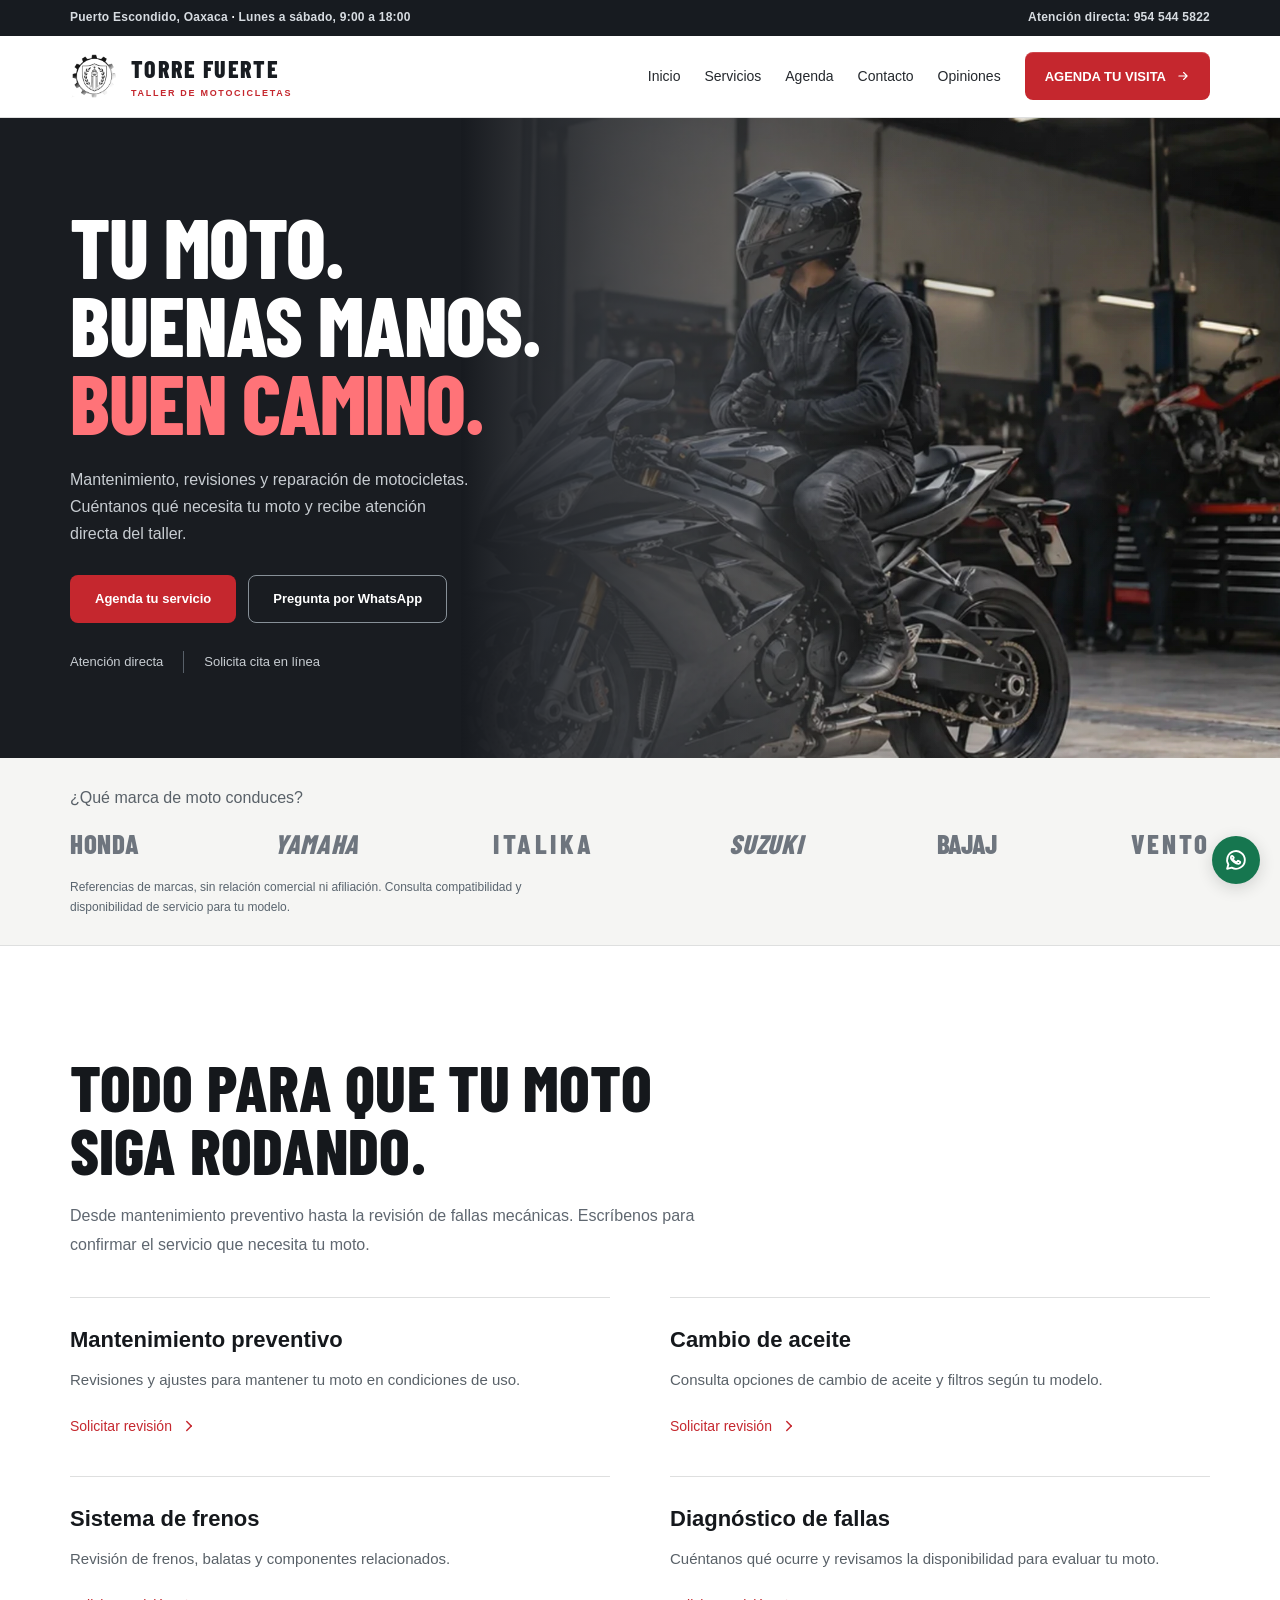
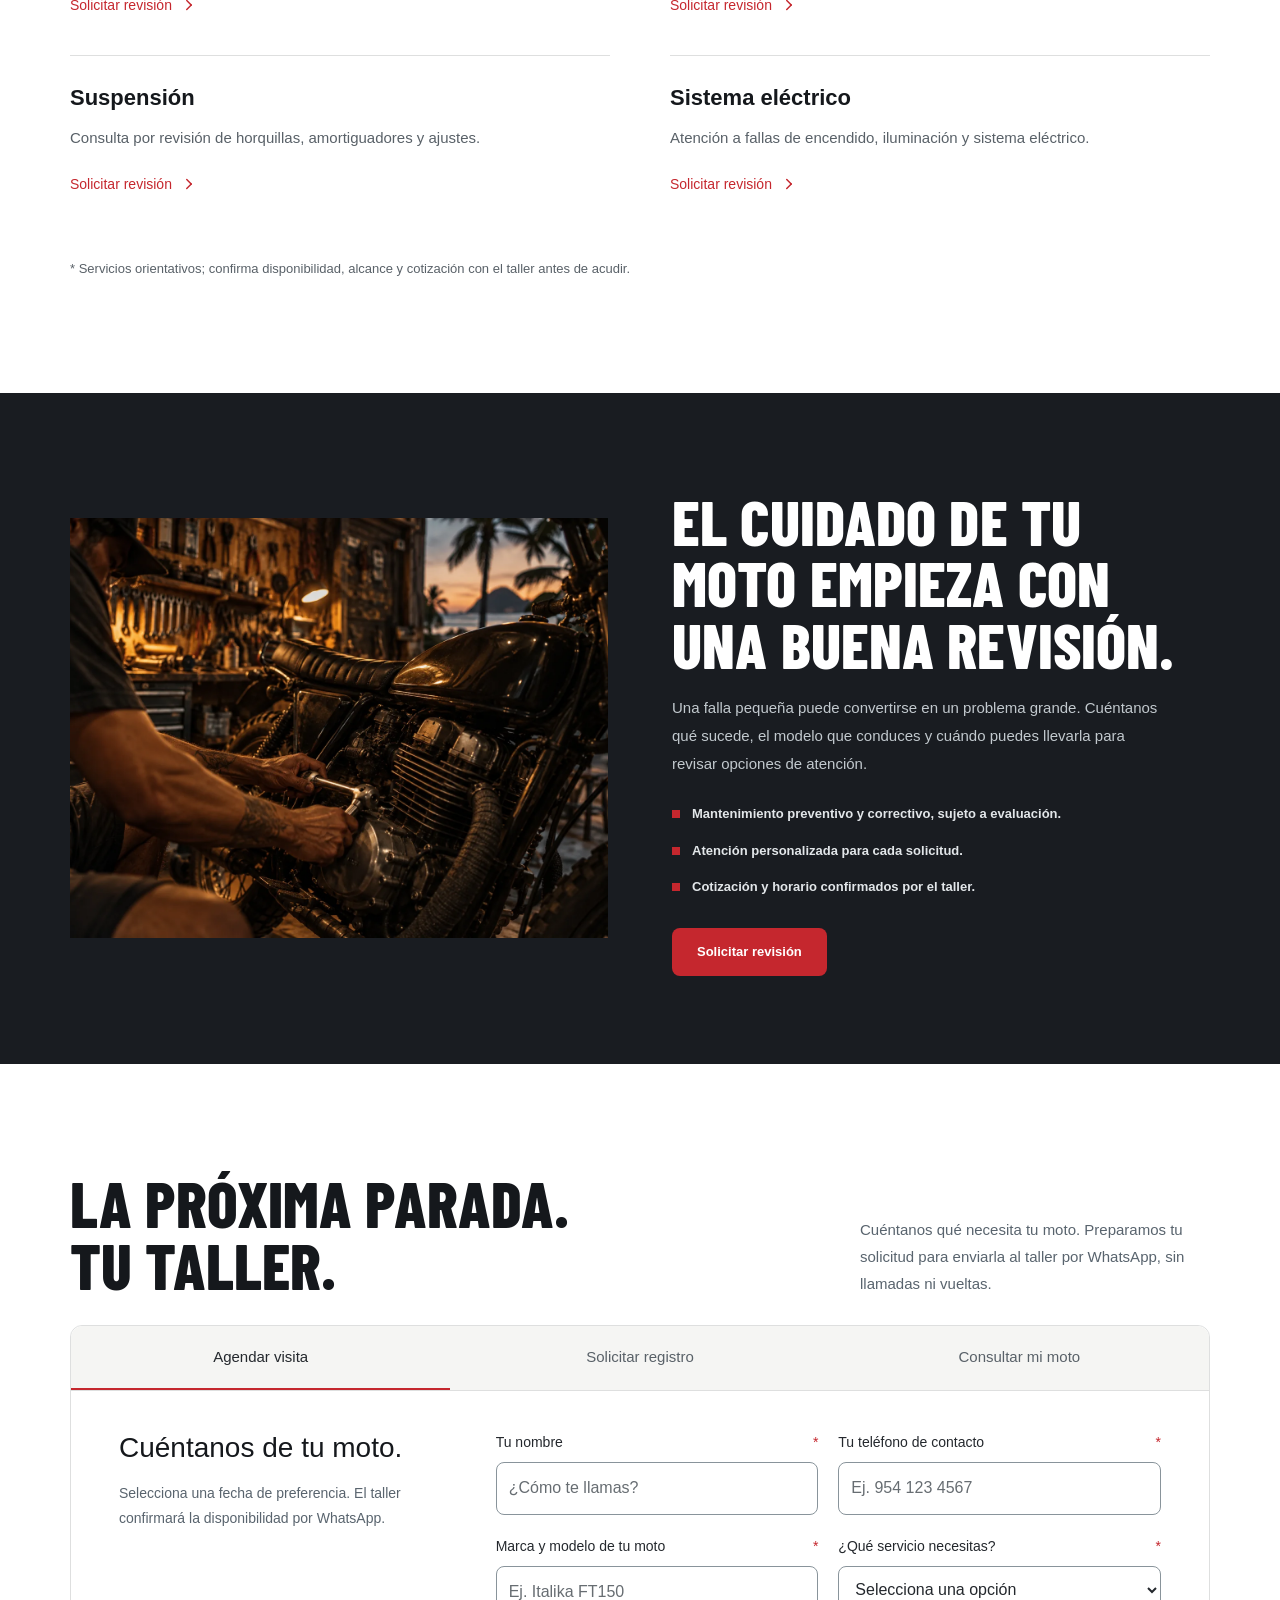
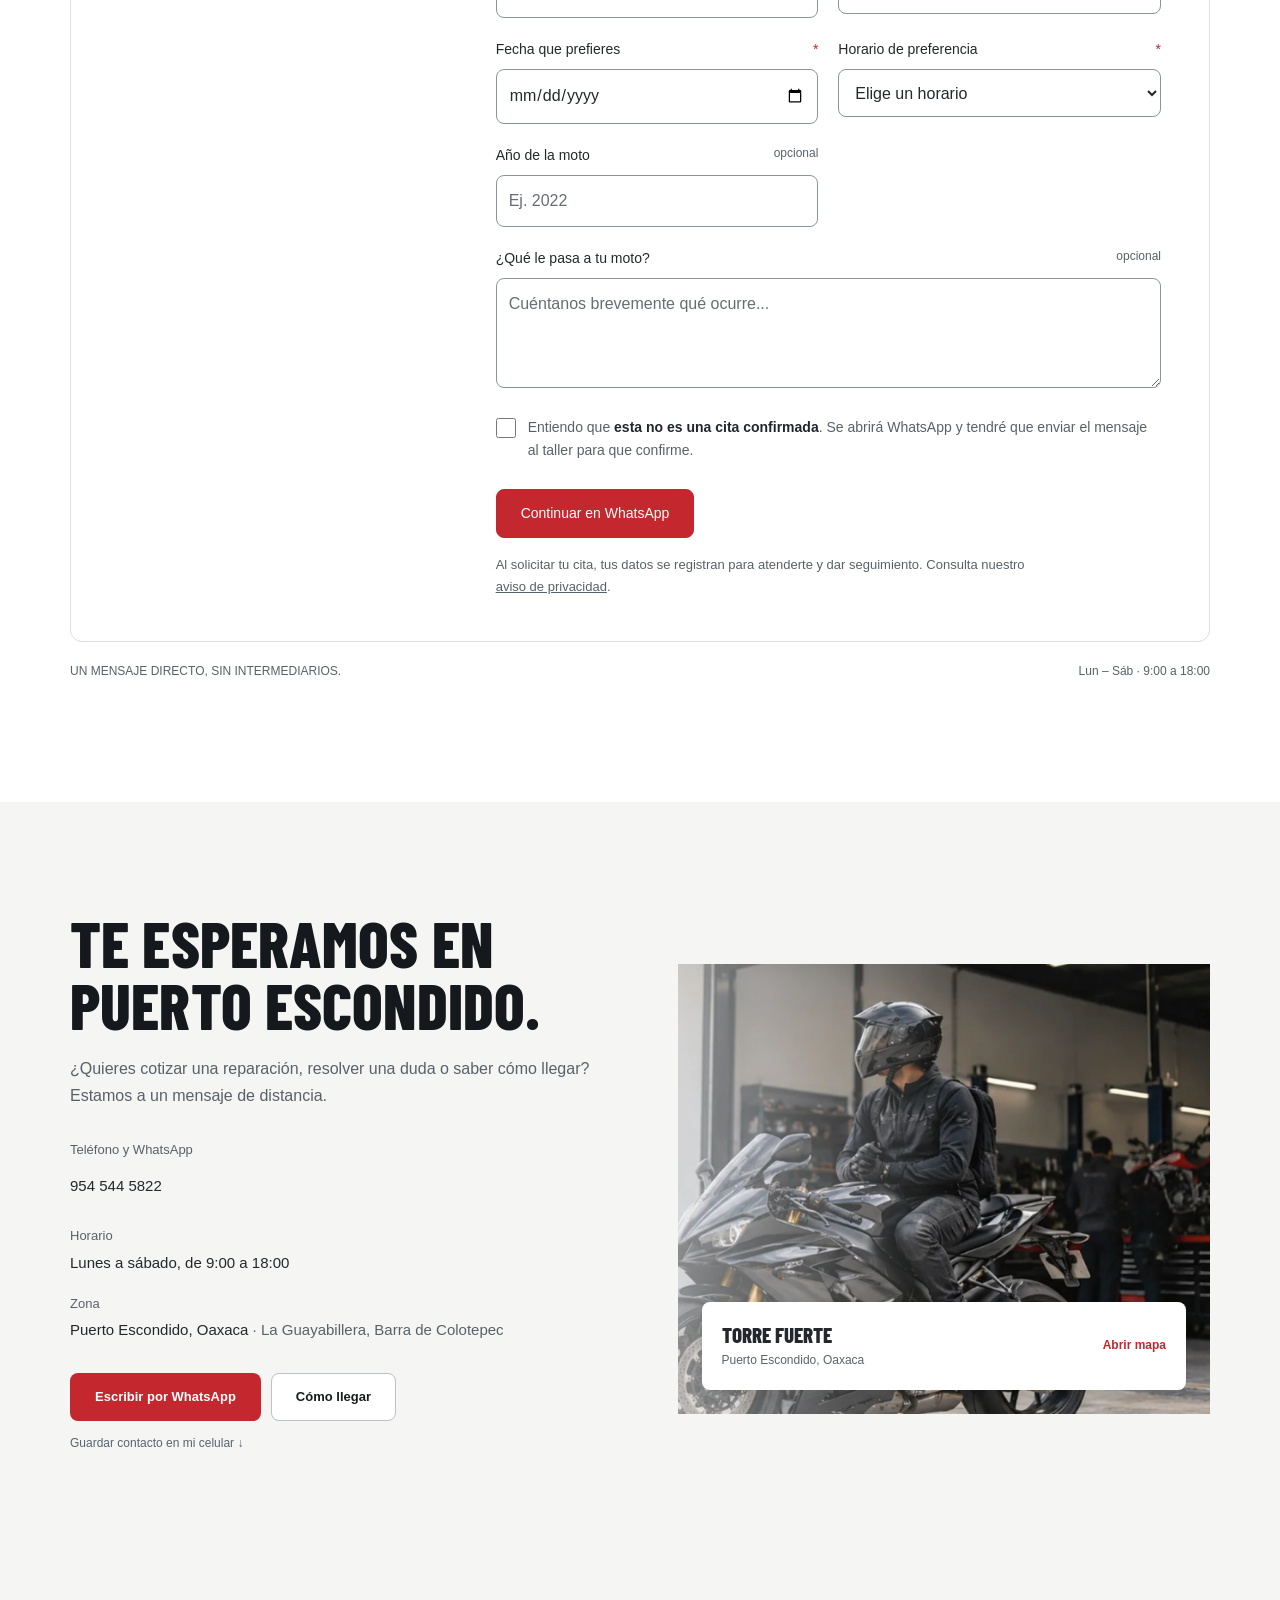
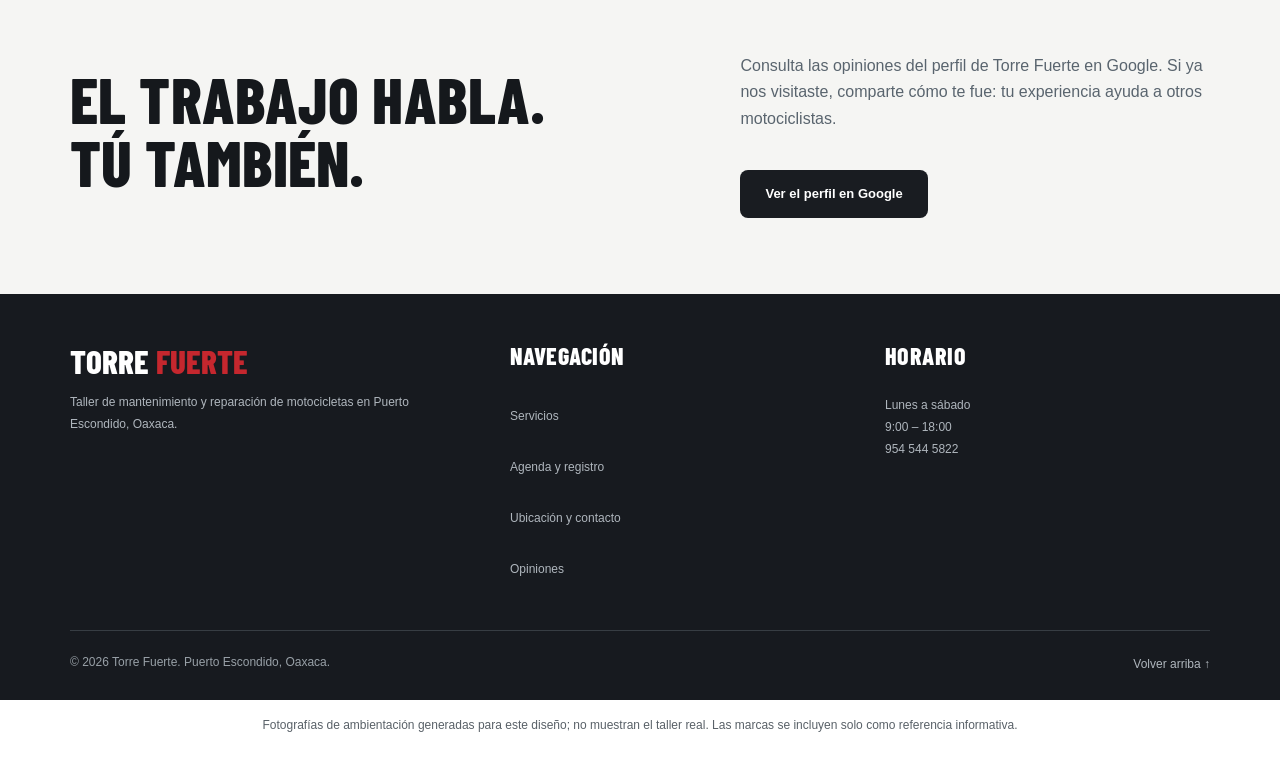
<file: index.html>
<!doctype html>
<html lang="es-MX"><head><meta charset="utf-8"><meta name="viewport" content="width=device-width, initial-scale=1"><meta name="theme-color" content="#fff"><meta name="description" content="Torre Fuerte, taller de mantenimiento y reparación de motocicletas en Puerto Escondido. Solicita atención y cotizaciones por WhatsApp."><meta property="og:type" content="website"><meta property="og:title" content="Torre Fuerte | Taller de motos en Puerto Escondido"><meta property="og:description" content="Revisiones, mantenimiento y reparaciones. Solicita tu visita desde la página."><meta property="og:image" content="https://webpagepxm.github.io/torre-fuerte/assets/moto-deportiva-taller.webp"><meta property="og:url" content="https://webpagepxm.github.io/torre-fuerte/"><link rel="icon" type="image/png" href="assets/emblema-mono.png"><link rel="preload" href="assets/fonts/barlow-condensed-latin-800.woff2" as="font" type="font/woff2" crossorigin><link rel="preload" href="assets/moto-deportiva-taller.webp" as="image"><title>Torre Fuerte — Taller de motos en Puerto Escondido</title><link rel="stylesheet" href="assets/ui-interactions.css?v=premium-20261111-1"><style>
@font-face {
  font-family: "Barlow Condensed";
  src: url("assets/fonts/barlow-condensed-latin-800.woff2") format("woff2");
  font-weight: 800;
  font-display: swap;
}
:root {
  --red: #c5272e;
  --red-dark: #a91f27;
  --black: #191c21;
  --ink: #24282d;
  --slate: #596168;
  --line: #dedfdf;
  --field-line: #89949b;
  --pale: #f5f5f3;
  --white: #fff;
  --max: 1200px;
  --radius: 8px;
  --radius-panel: 12px;
  --layer-shadow: 0 12px 32px #191c211a;
}
*,
*:before,
*:after {
  box-sizing: border-box;
}
html {
  scroll-behavior: smooth;
  scroll-padding-top: 84px;
}
body {
  margin: 0;
  color: var(--ink);
  background: var(--white);
  font: 16px/1.65 -apple-system, BlinkMacSystemFont, "Segoe UI", Arial, sans-serif;
  -webkit-font-smoothing: antialiased;
}
img {
  max-width: 100%;
  display: block;
}
a {
  color: inherit;
  text-decoration: none;
}
button,
input,
select,
textarea {
  font: inherit;
}
button {
  cursor: pointer;
}
a,
button {
  -webkit-tap-highlight-color: transparent;
}
a:focus-visible,
button:focus-visible,
input:focus-visible,
select:focus-visible,
textarea:focus-visible {
  outline: 3px solid var(--red);
  outline-offset: 3px;
}
[hidden] {
  display: none !important;
}
.container {
  max-width: var(--max);
  padding: 0 30px;
  margin: 0 auto;
}
h1,
h2,
h3,
p {
  margin-top: 0;
}
h1,
h2,
h3 {
  color: #15181c;
}
h1,
h2,
.impact-title {
  font-family: "Barlow Condensed", Impact, "Arial Narrow", sans-serif;
  text-transform: uppercase;
  font-weight: 800;
  line-height: 0.98;
  letter-spacing: 0.002em;
}
h1 {
  font-size: clamp(58px, 6.3vw, 100px);
  margin: 18px 0 24px;
  max-width: 680px;
}
h2 {
  font-size: clamp(44px, 5vw, 69px);
  margin: 10px 0 19px;
}
h3 {
  font-size: 22px;
  line-height: 1.25;
}
.muted {
  color: var(--slate);
}
.section-head {
  margin-bottom: 37px;
}
.section-head p {
  max-width: 660px;
  color: #5f6770;
  font-size: 16px;
  line-height: 1.85;
}
.section {
  padding: 100px 0;
}
.fineprint {
  font-size: 12px;
  color: #59646e;
  line-height: 1.7;
}
/* Utility navigation: inspired by editorial motorcycle service brands, not copied assets */
.info-bar {
  background: #171b20;
  color: #d7dce1;
}
.info-bar-inner {
  max-width: var(--max);
  padding: 8px 30px;
  margin: auto;
  display: flex;
  justify-content: space-between;
  align-items: center;
  gap: 20px;
  font-size: 12px;
  font-weight: 600;
  letter-spacing: 0.02em;
}
.info-bar b {
  font-weight: 700;
  color: #fff;
}
.info-bar a:hover {
  color: white;
}
.site-header {
  position: sticky;
  top: 0;
  z-index: 50;
  background: var(--white);
  border-bottom: 1px solid var(--line);
}
.nav-wrap {
  height: 81px;
  display: flex;
  align-items: center;
  gap: 24px;
}
.brand {
  display: flex;
  align-items: center;
  gap: 12px;
  min-width: 0;
  margin-right: auto;
}
.brand-mark {
  width: 49px;
  height: 49px;
  object-fit: contain;
}
.brand-word {
  display: flex;
  flex-direction: column;
  line-height: 1.04;
  white-space: nowrap;
}
.brand-word strong {
  font:
    800 24px "Barlow Condensed",
    Arial,
    sans-serif;
  letter-spacing: 0.055em;
  color: #181c21;
}
.brand-word small {
  font:
    700 9px Inter,
    sans-serif;
  letter-spacing: 0.19em;
  color: var(--red);
  margin-top: 5px;
}
.nav-links {
  display: flex;
  align-items: center;
  gap: 24px;
  font-weight: 500;
  font-size: 14px;
}
.nav-links a {
  white-space: nowrap;
}
.nav-links a:hover {
  color: var(--red);
}
.nav-btn {
  background: var(--red);
  color: white;
  padding: 12px 20px;
  min-height: 48px;
  border-radius: var(--radius);
  font-size: 13px;
  font-weight: 600;
  box-shadow: inset 0 1px 0 #ffffff26;
}
.nav-btn:hover,
.btn-red:hover {
  background: var(--red-dark);
}
.menu-toggle,
.mobile-menu {
  display: none;
}
.skip-link {
  position: absolute;
  top: -80px;
  left: 12px;
  background: white;
  color: black;
  padding: 12px;
  z-index: 200;
}
.skip-link:focus {
  top: 12px;
}
/* hero: bright commercial rider photo, warm-free */
.hero {
  position: relative;
  min-height: 640px;
  display: flex;
  align-items: center;
  background: var(--black);
  overflow: hidden;
  isolation: isolate;
}
.hero-image {
  position: absolute;
  inset: 0 0 0 36%;
  background: var(--black);
  overflow: hidden;
  z-index: -2;
}

/* El recorte deja fuera el texto que ya venía incrustado en la ilustración. */
.hero-photo {
  position: absolute;
  inset: 0 0 0 auto;
  width: 125%;
  max-width: none;
  height: 100%;
  object-fit: cover;
  object-position: center top;
  z-index: 0;
}
.hero-image:after {
  z-index: 2;
  content: "";
  position: absolute;
  inset: 0;
  background: linear-gradient(90deg, #171a1f 0%, #171a1f30 50%, #171a1f00 100%);
}
.hero-body {
  width: 100%;
  padding-top: 68px;
  padding-bottom: 64px;
}
.hero p.intro {
  font-size: 16px;
  max-width: 400px;
  color: #c8cdd2;
  line-height: 1.7;
  margin-bottom: 28px;
}
.hero-actions {
  display: flex;
  gap: 12px;
  flex-wrap: wrap;
}
.btn {
  min-height: 48px;
  display: inline-flex;
  align-items: center;
  justify-content: center;
  gap: 12px;
  padding: 12px 24px;
  font-size: 13px;
  font-weight: 600;
  border: 1px solid transparent;
  border-radius: var(--radius);
}
.btn-red {
  background: var(--red);
  color: white;
}
.btn-white {
  background: #fff;
  color: #171b20;
  border-color: #bbc1c7;
}
.btn-white:hover {
  background: #f2f3f4;
}
.btn-dark {
  background: var(--black);
  color: white;
}
.btn-dark:hover {
  background: #333940;
}
.hero-trust {
  display: flex;
  flex-wrap: wrap;
  gap: 20px;
  margin-top: 28px;
  color: #c8cdd2;
  font-size: 13px;
  align-items: center;
}
.hero-trust span + span {
  border-left: 1px solid #586069;
  padding-left: 20px;
}
/* Titular y fotografía forman una sola composición, sin capas flotantes. */
.hero h1 {
  font-size: clamp(68px, 6.5vw, 94px);
  max-width: 680px;
  color: white;
  letter-spacing: -.012em;
  line-height: .94;
}
.hero .btn-white {
  background: transparent;
  color: white;
  border-color: #879098;
}
.hero .btn-white:hover {
  background: #ffffff15;
}
/* brands strip */
.brand-strip {
  background: var(--pale);
  padding: 28px 0;
  border-bottom: 1px solid var(--line);
}
.brand-strip h2 {
  font-family: inherit;
  font-size: 16px;
  font-weight: 500;
  color: var(--slate);
  line-height: 1.5;
  text-transform: none;
  letter-spacing: 0;
  margin: 0 0 20px;
  text-align: start;
}
.brands-list {
  display: flex;
  flex-wrap: wrap;
  align-items: center;
  justify-content: space-between;
  gap: 16px 36px;
}
.maker {
  font:
    800 clamp(19px, 2.1vw, 28px) / 1 "Barlow Condensed",
    sans-serif;
  letter-spacing: 0.025em;
  color: #606872;
  text-transform: uppercase;
  opacity: 0.9;
}
.maker:nth-child(2) {
  font-style: italic;
}
.maker:nth-child(3) {
  letter-spacing: 0.13em;
}
.maker:nth-child(4) {
  font-style: italic;
}
.maker:nth-child(5) {
  letter-spacing: -0.035em;
}
.maker:nth-child(6) {
  letter-spacing: 0.1em;
}
.brand-strip .fineprint {
  text-align: start;
  margin: 20px 0 0;
  max-width: 75ch;
}
/* service grid */
.services {
  background: #fff;
}
.service-grid {
  display: grid;
  grid-template-columns: repeat(2, minmax(0, 1fr));
  column-gap: 60px;
}
.service-card {
  border: 0;
  border-top: 1px solid var(--line);
  background: transparent;
  padding: 28px 0;
  display: grid;
  grid-template-columns: minmax(0, 1fr);
  align-content: start;
  transition: border-color var(--motion-feedback) var(--motion-ease);
}
.service-card:hover {
  border-color: var(--red);
}
.service-card h3 {
  margin: 0 0 12px;
  font: 600 22px/1.3 -apple-system, BlinkMacSystemFont, "Segoe UI", Arial, sans-serif;
  text-transform: none;
  letter-spacing: 0;
}
.service-card p {
  font-size: 15px;
  color: var(--slate);
  line-height: 1.7;
  margin: 0 0 12px;
  max-width: 60ch;
}
.service-card a {
  color: var(--red);
  font-weight: 500;
  font-size: 14px;
  min-height: 44px;
  display: inline-flex;
  align-items: center;
  gap: 8px;
  justify-self: start;
}
.service-note {
  margin-top: 24px;
  color: var(--slate);
  font-size: 13px;
}
/* editorial workshop feature */
.feature-band {
  background: var(--black);
  padding: 88px 0;
}
.feature-layout {
  display: grid;
  grid-template-columns: 1fr 1fr;
  gap: 64px;
  align-items: center;
}
.feature-image {
  aspect-ratio: 1.28/1;
  overflow: hidden;
  background: #ddd;
}
.feature-image img {
  height: 100%;
  width: 100%;
  object-fit: cover;
}
.feature-copy h2 {
  font-size: clamp(44px, 4.9vw, 70px);
  color: white;
}
.feature-copy p {
  font-size: 15px;
  color: #c2c9ce;
  line-height: 1.85;
  max-width: 490px;
}
.bullet-points {
  display: grid;
  gap: 15px;
  padding: 0;
  margin: 26px 0 30px;
  list-style: none;
  color: #e2e6e9;
}
.bullet-points li {
  display: flex;
  align-items: start;
  gap: 12px;
  font-weight: 700;
  font-size: 13px;
}
.bullet-points li:before {
  content: "";
  flex: none;
  width: 8px;
  height: 8px;
  background: var(--red);
  margin-top: 7px;
}
/* booking + tabs, consistent with original JS */
.booking-section {
  padding: 100px 0;
  background: #fff;
}
.booking-heading {
  display: flex;
  align-items: end;
  justify-content: space-between;
  gap: 40px;
  margin-bottom: 28px;
}
.booking-heading h2 {
  font-size: clamp(43px, 5vw, 67px);
  margin: 8px 0 0;
}
.booking-heading .intro-copy {
  max-width: 350px;
  color: #59646e;
  font-size: 15px;
  line-height: 1.8;
  margin: 0;
}
.booking-shell {
  border: 1px solid var(--line);
  border-radius: var(--radius-panel);
  background: var(--white);
}
.booking-tabs {
  display: grid;
  grid-template-columns: repeat(3,minmax(0,1fr));
  border-bottom: 1px solid var(--line);
  border-radius: var(--radius-panel) var(--radius-panel) 0 0;
  background: var(--pale);
}
.booking-tab {
  min-height: 64px;
  padding: 16px;
  display: flex;
  align-items: center;
  justify-content: center;
  gap: 8px;
  border: 0;
  border-bottom: 2px solid transparent;
  background: transparent;
  color: var(--slate);
  font-weight: 500;
  font-size: 15px;
  transition: color var(--motion-feedback) var(--motion-ease), background-color var(--motion-feedback) var(--motion-ease), border-color var(--motion-feedback) var(--motion-ease);
}
.booking-tab:last-child {
  border-right: 0;
}
.booking-tab:hover {
  background: #ecedef;
}
.booking-tab.is-selected {
  background: transparent;
  color: var(--ink);
  border-bottom-color: var(--red);
}
.booking-panel {
  padding: 40px clamp(20px, 4vw, 48px) 44px;
  display: grid;
  grid-template-columns: minmax(0, 0.8fr) minmax(0, 1.6fr);
  gap: 44px;
}
.booking-panel[hidden] {
  display: none;
}
.panel-intro {
  margin: 0 0 30px;
  max-width: 320px;
}
.panel-intro h3 {
  font: 500 28px/1.2 -apple-system, BlinkMacSystemFont, "Segoe UI", Arial, sans-serif;
  text-transform: none;
  margin: 0 0 16px;
}
.panel-intro > p:last-child {
  color: #59646e;
  font-size: 14px;
  line-height: 1.8;
  margin: 0;
}
.booking-form {
  max-width: 940px;
}
.form-grid {
  display: grid;
  grid-template-columns: repeat(2, minmax(0, 1fr));
  gap: 20px;
}
.field {
  display: flex;
  flex-direction: column;
  gap: 8px;
  font-size: 14px;
  font-weight: 500;
  color: var(--ink);
  min-width: 0;
  position: relative;
}
.field-full {
  grid-column: 1/-1;
}
.field > span:not(.optional) {
  color: var(--red);
  position: absolute;
  right: 0;
  top: 0;
}
.optional {
  color: var(--slate);
  font-weight: 400;
  font-size: 12px;
  position: absolute;
  right: 0;
  top: 0;
}
.field input,
.field select,
.field textarea {
  width: 100%;
  min-height: 48px;
  padding: 12px;
  border: 1px solid var(--field-line);
  background: var(--white);
  border-radius: var(--radius);
  color: var(--ink);
  font-size: 16px;
  font-weight: 400;
  appearance: auto;
  transition: border-color var(--motion-feedback) var(--motion-ease);
}
.field textarea {
  min-height: 110px;
  resize: vertical;
}
.field input::placeholder,
.field textarea::placeholder {
  color: #676d72;
  font-weight: 400;
}
.field input:focus,
.field select:focus,
.field textarea:focus {
  border-color: var(--red);
}
.check-line {
  display: flex;
  align-items: flex-start;
  gap: 12px;
  min-height: 44px;
  padding: 8px 0;
  margin-top: 20px;
  font-size: 14px;
  color: var(--slate);
  line-height: 1.6;
}
.check-line input {
  width: 20px;
  height: 20px;
  margin: 2px 0 0;
  accent-color: var(--red);
  flex: none;
}
.check-line strong {
  color: #20262c;
}
.form-submit {
  min-height: 48px;
  margin-top: 20px;
  border: 1px solid var(--red);
  background: var(--red);
  color: white;
  padding: 12px 24px;
  font-size: 14px;
  font-weight: 500;
  display: inline-flex;
  align-items: center;
  gap: 12px;
  border-radius: var(--radius);
}
.form-submit:hover {
  background: var(--red-dark);
}
.form-note {
  font-size: 13px;
  color: var(--slate);
  max-width: 75ch;
  margin: 16px 0 0;
}
.booking-bottom {
  padding: 20px 0;
  display: flex;
  justify-content: space-between;
  gap: 16px;
  color: var(--slate);
  font-size: 12px;
  font-weight: 400;
}
.loyalty-teaser {
  margin-top: 24px;
  padding: 20px;
  background: var(--pale);
  border-radius: var(--radius);
  display: flex;
  gap: 16px;
  align-items: flex-start;
}
.loyalty-teaser strong {
  font-size: 12px;
}
.loyalty-teaser p {
  font-size: 12px;
  color: #616a74;
  line-height: 1.8;
  margin: 4px 0 0;
}
/* locations/contact/reviews */
.location {
  background: var(--pale);
  padding: 100px 0;
}
.location-layout {
  display: grid;
  grid-template-columns: 1fr 1fr;
  gap: 75px;
  align-items: center;
}
.location h2 {
  font-size: clamp(46px, 5vw, 69px);
}
.contact-facts {
  margin: 30px 0;
  display: grid;
  gap: 17px;
}
.contact-facts dt {
  font-size: 13px;
  color: var(--slate);
  font-weight: 400;
  margin-bottom: 4px;
}
.contact-facts dd {
  margin: 0;
  font-size: 15px;
  color: var(--ink);
  font-weight: 500;
  line-height: 1.65;
}
.contact-facts a:hover {
  color: var(--red);
}
.location-art {
  position: relative;
  background: #dce0e3;
  min-height: 450px;
  overflow: hidden;
}
.location-art img {
  position: absolute;
  inset: 0 0 0 auto;
  width: 125%;
  max-width: none;
  height: 100%;
  object-fit: cover;
  object-position: center top;
}
.location-card {
  position: absolute;
  left: 24px;
  right: 24px;
  bottom: 24px;
  background: var(--white);
  padding: 20px;
  border-radius: var(--radius);
  display: flex;
  align-items: center;
  justify-content: space-between;
  gap: 16px;
  box-shadow: var(--layer-shadow);
}
.location-card strong {
  font:
    800 21px "Barlow Condensed",
    sans-serif;
  text-transform: uppercase;
}
.location-card small {
  display: block;
  color: #59646e;
  font-size: 12px;
  line-height: 1.6;
}
.location-card a {
  white-space: nowrap;
  color: var(--red);
  font-size: 12px;
  font-weight: 800;
}
.contacts-buttons {
  display: flex;
  flex-wrap: wrap;
  gap: 10px;
}
.reviews {
  background: var(--pale);
  padding: 76px 0;
}
.reviews-top {
  display: grid;
  grid-template-columns: 1.3fr 1fr;
  align-items: center;
  gap: 60px;
}
.reviews-top p {
  max-width: 580px;
  color: #59646e;
}
.review-button {
  margin-top: 22px;
  white-space: normal;
  text-align: center;
}
.editor-note {
  font-size: 12px;
  color: var(--slate);
  text-align: center;
  padding: 16px 24px 24px;
  line-height: 1.6;
}
.footer {
  background: #171a1f;
  color: #d2d6da;
  padding: 47px 0 25px;
}
.footer-grid {
  display: grid;
  grid-template-columns: 1.2fr 1fr 1fr;
  gap: 50px;
  padding-bottom: 39px;
}
.footer h3 {
  color: white;
  font:
    800 24px "Barlow Condensed",
    sans-serif;
  text-transform: uppercase;
  letter-spacing: 0.02em;
}
.footer p,
.footer a {
  font-size: 12px;
  line-height: 1.85;
  color: #afb6bd;
}
.footer a:hover {
  color: #fff;
}
.footer-links {
  display: grid;
  gap: 7px;
}
.footer-bottom {
  display: flex;
  justify-content: space-between;
  gap: 20px;
  border-top: 1px solid #373d43;
  padding-top: 22px;
  color: #98a0a7;
  font-size: 12px;
}
.footer-brand {
  font:
    800 33px "Barlow Condensed",
    sans-serif;
  color: #fff;
}
.footer-brand span {
  color: var(--red);
}
.footer-note {
  margin-top: 10px;
}
.floating-wa {
  position: fixed;
  right: 20px;
  bottom: max(16px, env(safe-area-inset-bottom));
  z-index: 45;
  background: #16764f;
  color: white;
  width: 48px;
  height: 48px;
  display: grid;
  place-items: center;
  border-radius: 50%;
  box-shadow: 0 4px 16px #191c2129;
  transition: background-color var(--motion-feedback) var(--motion-ease), transform var(--motion-press) var(--motion-ease);
}
.floating-wa svg {
  width: 25px;
  height: 25px;
}

/* Acciones de contacto y navegación: alcance táctil, sin cambiar destinos. */
.contact-facts a, .location-card a, .location .fineprint a { display: inline-flex; align-items: center; min-height: 44px; }
.footer-links a { display: flex; align-items: center; min-height: 44px; }
.floating-wa:hover { background: #125d3e; }
/* Reflejo de luz sobre la foto: movimiento acotado, disparado por interacción. */
.hero-image::before {
  z-index: 1;
  content: "";
  position: absolute;
  inset: 0 0 0 35%;
  pointer-events: none;
  background: linear-gradient(112deg, transparent 15%, #ffffff1c 48%, transparent 72%);
  opacity: .35;
  transform: translateX(-24px);
}
@media (hover:hover) and (pointer:fine) and (prefers-reduced-motion:no-preference) {
  .hero-image::before { transition: transform 280ms var(--motion-ease), opacity 280ms var(--motion-ease); }
  .hero:hover .hero-image::before { transform: translateX(24px); opacity: .8; }
}
.hero h1 { margin-top: 0; }
#booking-feedback:not(:empty) { padding: 16px; border-radius: var(--radius); background: var(--pale); border: 1px solid var(--line); }
.form-submit:disabled { opacity: .65; cursor: progress; }
.nav-links a { min-height: 44px; display: inline-flex; align-items: center; }
.nav-links a:focus-visible { border-radius: 4px; }
.footer a { text-underline-offset: 4px; }
@media (max-width:760px) {
  .mobile-menu:not([hidden]) { top: 100%; border-top: 1px solid var(--line); box-shadow: var(--layer-shadow); border-radius: 0 0 var(--radius-panel) var(--radius-panel); }
  .service-card { padding: 24px 0; }
  .service-card h3 { font-size: 20px; }
  .booking-tab { min-height: 64px; font-size: 12px; }
  .booking-panel { padding: 24px 16px 28px; }
  .panel-intro { margin-bottom: 24px; }
  .panel-intro h3 { font-size: 26px; }
  .hero h1 { line-height: .98; }
  .floating-wa { width: 48px; height: 48px; bottom: max(16px, env(safe-area-inset-bottom)); }
}
@media (max-width: 1020px) {
  .nav-links { display: none; }
  .menu-toggle { display: inline-flex; align-items: center; justify-content: center; width: 44px; height: 44px; padding: 0; border: 0; background: transparent; color: var(--ink); }
  .mobile-menu:not([hidden]) { display: flex; flex-direction: column; position: absolute; top: 100%; left: 0; right: 0; padding: 12px 24px 20px; gap: 0; background: var(--white); box-shadow: var(--layer-shadow); border-radius: 0 0 var(--radius-panel) var(--radius-panel); }
  .mobile-menu a { display: flex; align-items: center; min-height: 44px; padding: 12px 0; border-bottom: 1px solid var(--line); font-size: 14px; font-weight: 500; }

  .feature-layout,
  .location-layout {
    gap: 33px;
  }
  .container {
    padding: 0 25px;
  }
}
@media (max-width: 760px) {
  .container {
    padding: 0 20px;
  }
  .info-bar-inner {
    padding: 8px 20px;
  }
  .info-bar-inner span:last-child {
    display: none;
  }
  .site-header .nav-wrap {
    height: 70px;
  }
  .brand-mark {
    width: 43px;
    height: 43px;
  }
  .brand-word strong {
    font-size: 22px;
  }
  .nav-links {
    display: none;
  }
  .nav-btn {
    margin-left: auto;
    font-size: 12px;
    padding: 12px 13px;
  }
  .menu-toggle {
    display: flex;
    align-items: center;
    justify-content: center;
    border: 0;
    background: transparent;
    color: #20262c;
    width: 38px;
    height: 42px;
    padding: 0;
  }
  .menu-toggle span {
    font-size: 24px;
    line-height: 1;
  }
  .mobile-menu:not([hidden]) {
    display: flex;
    flex-direction: column;
    position: absolute;
    top: 100%;
    left: 0;
    right: 0;
    background: white;
    box-shadow: 0 15px 26px #0002;
    padding: 10px 20px 20px;
    gap: 0;
  }
  .mobile-menu a {
    padding: 12px 0;
    border-bottom: 1px solid var(--line);
    font-weight: 700;
    font-size: 13px;
  }
  .hero {
    min-height: 0;
    align-items: end;
  }
  .hero-image {
    inset: 0 0 auto;
    height: 276px;
  }
  .hero-image:after {
    background: linear-gradient(0deg, #171a1f 0%, #171a1f00 70%);
  }
  .hero-body {
    padding-top: 224px;
    padding-bottom: 36px;
  }
  .hero h1 {
    font-size: clamp(54px, 12vw, 80px);
    margin: 13px 0 20px;
  }
  .hero p.intro {
    font-size: 14px;
    max-width: 450px;
    margin: 0 0 22px;
  }
  .hero-trust {
    font-size: 12px;
    flex-wrap: wrap;
    gap: 12px;
    margin-top: 19px;
  }
  .hero-trust span + span {
    padding-left: 12px;
  }
  .section {
    padding: 70px 0;
  }
  h2 {
    font-size: clamp(43px, 11vw, 59px);
  }
  .brands-list {
    justify-content: center;
    gap: 15px 25px;
  }
  .maker {
    font-size: 24px;
  }
  .service-grid {
    grid-template-columns: 1fr;
    gap: 0;
  }
  .service-card {
    padding: 24px 0;
  }
  .feature-band {
    padding: 62px 0;
  }
  .feature-layout,
  .location-layout {
    grid-template-columns: 1fr;
    gap: 34px;
  }
  .feature-image {
    aspect-ratio: 1.35;
  }
  .booking-section {
    padding: 70px 0;
  }
  .booking-heading {
    display: block;
  }
  .booking-heading .intro-copy {
    margin: 15px 0 0;
  }
  .booking-tabs {
    grid-template-columns: repeat(3, minmax(0, 1fr));
  }
  .booking-tab {
    flex-direction: column;
    gap: 3px;
    font-size: 12px;
    padding: 12px 8px;
    min-height: 67px;
    line-height: 1.2;
    text-align: center;
  }
  .booking-panel {
    padding: 24px 16px 28px;
    display: block;
  }
  .form-grid {
    grid-template-columns: 1fr;
    gap: 17px;
  }
  .field-full {
    grid-column: auto;
  }
  .field input,
  .field select,
  .field textarea {
    font-size: 16px;
  }
  .form-submit {
    width: 100%;
    justify-content: center;
  }
  .location {
    padding: 65px 0;
  }
  .location-art {
    min-height: 276px;
  }
  .reviews {
    padding: 68px 0;
  }
  .reviews-top {
    display: block;
  }
  .review-card {
    grid-template-columns: 1fr;
    padding: 24px;
    gap: 10px;
  }
  .review-mark {
    font-size: 38px;
  }
  .footer-grid {
    grid-template-columns: 1fr 1fr;
    gap: 25px;
  }
  .footer-grid > div:first-child {
    grid-column: 1/-1;
  }
  .footer-bottom {
    flex-direction: column;
    gap: 5px;
  }
  .floating-wa {
    right: 12px;
    bottom: 13px;
    width: 45px;
    height: 45px;
  }
}
@media (max-width: 460px) {
  .info-bar-inner {
    font-size: 12px;
  }
  .brand-word strong {
    font-size: 19px;
  }
  .brand-word small {
    font-size: 12px;
  }
  .brand-mark {
    width: 40px;
    height: 40px;
  }
  .nav-btn {
    padding: 10px 9px;
    font-size: 12px;
  }
  .hero {
    min-height: 0;
  }
  .hero-image {
  }
  .hero-body {
    padding-top: 216px;
  }
  .hero h1 {
    font-size: clamp(54px, 15vw, 68px);
  }
  .hero .btn {
    width: 100%;
    font-size: 12px;
  }
  .hero-actions {
    gap: 9px;
  }
  .service-grid {
    grid-template-columns: 1fr;
  }
  .service-card {
    padding: 24px 0;
    grid-template-columns: minmax(0, 1fr);
    column-gap: 12px;
  }
  .service-card .service-index {
    font-size: 32px;
  }
  .booking-heading h2 {
    font-size: 48px;
  }
  .location-card {
    left: 14px;
    right: 14px;
    bottom: 13px;
    padding: 16px;
  }
  .location-card strong {
    font-size: 18px;
  }
  .footer-grid {
    grid-template-columns: 1fr;
    gap: 19px;
  }
  .footer-grid > div:first-child {
    grid-column: auto;
  }
}
@media (prefers-reduced-motion: reduce) {
  html {
    scroll-behavior: auto;
  }
  *,
  *:after,
  *:before {
    transition: none !important;
    animation: none !important;
  }
}

/* Ajuste fino de navegación móvil: sin superposición ni saltos de línea */
.nav-btn {
  display: inline-flex;
  align-items: center;
  justify-content: center;
  gap: 10px;
  white-space: nowrap;
  flex-shrink: 0;
}
.nav-label-mobile {
  display: none;
}
.nav-cta-arrow {
  width: 14px;
  height: 14px;
  flex: none;
}
@media (max-width: 760px) {
  .site-header .nav-wrap {
    gap: 9px;
    height: 70px;
  }
  .nav-wrap .brand {
    min-width: 0;
    flex: 1 1 auto;
    gap: 8px;
    overflow: hidden;
    margin-right: 0;
  }
  .nav-wrap .brand-mark {
    width: 37px;
    height: 37px;
    flex: 0 0 37px;
  }
  .nav-wrap .brand-word {
    min-width: 0;
    overflow: hidden;
  }
  .nav-wrap .brand-word strong {
    font-size: clamp(16px, 4.5vw, 20px);
    letter-spacing: 0.015em;
    overflow: hidden;
    text-overflow: ellipsis;
  }
  .nav-wrap .brand-word small {
    display: none;
    font-size: 12px;
    letter-spacing: 0;
    overflow: hidden;
    text-overflow: ellipsis;
  }
  .nav-wrap .nav-btn {
    flex: 0 0 auto;
    min-width: 78px;
    height: 44px;
    padding: 0 12px;
    font-size: 12px;
    line-height: 1;
    font-weight: 800;
    margin-left: 0;
    white-space: nowrap;
  }
  .nav-btn .nav-label-desktop,
  .nav-btn .nav-cta-arrow {
    display: none;
  }
  .nav-btn .nav-label-mobile {
    display: inline;
  }
  .nav-wrap .menu-toggle {
    flex: 0 0 44px;
    width: 44px;
    height: 44px;
  }
}
@media (max-width: 365px) {
  .site-header .nav-wrap {
    gap: 7px;
  }
  .nav-wrap .brand-mark {
    width: 32px;
    height: 32px;
    flex-basis: 32px;
  }
  .nav-wrap .brand-word strong {
    font-size: 16px;
  }
  .nav-wrap .brand-word small {
    display: none;
  }
  .nav-wrap .nav-btn {
    min-width: 65px;
    height: 44px;
    padding: 0 8px;
    font-size: 12px;
  }
  .nav-wrap .menu-toggle {
    flex-basis: 44px;
    width: 44px;
  }
}
.tf-hp {
  position: absolute !important;
  left: -9999px !important;
  width: 1px !important;
  height: 1px !important;
  overflow: hidden !important;
  pointer-events: none !important;
}

</style><script type="application/ld+json">{"@context": "https://schema.org", "@type": "MotorcycleRepair", "name": "Torre Fuerte", "telephone": "+52 954 544 5822", "description": "Taller de motocicletas en Puerto Escondido, Oaxaca.", "url": "https://webpagepxm.github.io/torre-fuerte/", "address": {"@type": "PostalAddress", "addressLocality": "Puerto Escondido", "addressRegion": "Oaxaca", "addressCountry": "MX"}, "openingHoursSpecification": [{"@type": "OpeningHoursSpecification", "dayOfWeek": ["Monday", "Tuesday", "Wednesday", "Thursday", "Friday", "Saturday"], "opens": "09:00", "closes": "18:00"}]}</script></head>
<body><a class="skip-link" href="#principal">Saltar al contenido</a>
<div class="info-bar"><div class="info-bar-inner"><span>Puerto Escondido, Oaxaca <b>·</b> Lunes a sábado, 9:00 a 18:00</span><span>Atención directa: <a href="tel:+529545445822">954 544 5822</a></span></div></div>
<header class="site-header"><div class="container nav-wrap"><a href="#inicio" class="brand" aria-label="Torre Fuerte, inicio"><img src="assets/emblema-mono.png" class="brand-mark" width="49" height="49" alt="Emblema de Torre Fuerte"><span class="brand-word"><strong>TORRE FUERTE</strong><small>TALLER DE MOTOCICLETAS</small></span></a><nav class="nav-links" aria-label="Navegación"><a href="#inicio">Inicio</a><a href="#servicios">Servicios</a><a href="#agenda">Agenda</a><a href="#contacto">Contacto</a><a href="#opiniones">Opiniones</a></nav><a class="nav-btn" href="#agenda" data-book="cita" aria-label="Agendar visita"><span class="nav-label-desktop">AGENDA TU VISITA</span><span class="nav-label-mobile">AGENDAR</span><svg class="nav-cta-arrow" width="14" height="14" viewBox="0 0 24 24" fill="none" aria-hidden="true" xmlns="http://www.w3.org/2000/svg"><path d="M5 12h14m-6-6 6 6-6 6" stroke="currentColor" stroke-width="2" stroke-linecap="round" stroke-linejoin="round"/></svg></a><button class="menu-toggle" aria-label="Abrir menú" aria-expanded="false" aria-controls="mobile-menu" type="button"><svg aria-hidden="true" width="24" height="24" viewBox="0 0 24 24" fill="none" stroke="currentColor" stroke-width="1.5" stroke-linecap="round"><path d="M4 6h16M4 12h16M4 18h16"/></svg></button></div><nav id="mobile-menu" class="mobile-menu" aria-label="Menú móvil" hidden><a href="#inicio">Inicio</a><a href="#servicios">Servicios</a><a href="#agenda">Agendar servicio</a><a href="#contacto">Contacto</a><a href="#opiniones">Opiniones de Google</a></nav></header>
<main id="principal">
<section class="hero" id="inicio" aria-labelledby="hero-title"><div class="hero-image" role="img" aria-label="Imagen ilustrativa de un motociclista frente a un taller"><img class="hero-photo" src="assets/moto-deportiva-taller.webp" alt="" width="1800" height="1050" fetchpriority="high" decoding="async"></div><div class="container hero-body"><h1 id="hero-title">TU MOTO.<br>BUENAS MANOS.<br><span style="color:#ff7378">BUEN CAMINO.</span></h1><p class="intro">Mantenimiento, revisiones y reparación de motocicletas. Cuéntanos qué necesita tu moto y recibe atención directa del taller.</p><div class="hero-actions"><a class="btn btn-red" href="#agenda" data-book="cita">Agenda tu servicio</a><a class="btn btn-white" href="https://wa.me/529545445822?text=Hola%2C%20tengo%20una%20duda%20sobre%20mi%20moto." target="_blank" rel="noopener">Pregunta por WhatsApp</a></div><div class="hero-trust"><span>Atención directa</span><span>Solicita cita en línea</span></div></div></section>
<section class="brand-strip" aria-label="Marcas de motocicletas"><div class="container"><h2>¿Qué marca de moto conduces?</h2><div class="brands-list"><span class="maker">HONDA</span><span class="maker">YAMAHA</span><span class="maker">ITALIKA</span><span class="maker">SUZUKI</span><span class="maker">BAJAJ</span><span class="maker">VENTO</span></div><p class="fineprint">Referencias de marcas, sin relación comercial ni afiliación. Consulta compatibilidad y disponibilidad de servicio para tu modelo.</p></div></section>
<section id="servicios" class="services section"><div class="container"><div class="section-head"><h2>TODO PARA QUE TU MOTO<br>SIGA RODANDO.</h2><p>Desde mantenimiento preventivo hasta la revisión de fallas mecánicas. Escríbenos para confirmar el servicio que necesita tu moto.</p></div><div class="service-grid"><article class="service-card"><h3>Mantenimiento preventivo</h3><p>Revisiones y ajustes para mantener tu moto en condiciones de uso.</p><a class="t-learn" href="#agenda" data-book="cita">Solicitar revisión <span class="t-learn-chevron" aria-hidden="true"><svg viewBox="0 0 16 16"><path class="t-learn-arm t-learn-arm-top" d="M6 4L10 8"/><path class="t-learn-arm t-learn-arm-bot" d="M10 8L6 12"/></svg></span></a></article>
<article class="service-card"><h3>Cambio de aceite</h3><p>Consulta opciones de cambio de aceite y filtros según tu modelo.</p><a class="t-learn" href="#agenda" data-book="cita">Solicitar revisión <span class="t-learn-chevron" aria-hidden="true"><svg viewBox="0 0 16 16"><path class="t-learn-arm t-learn-arm-top" d="M6 4L10 8"/><path class="t-learn-arm t-learn-arm-bot" d="M10 8L6 12"/></svg></span></a></article>
<article class="service-card"><h3>Sistema de frenos</h3><p>Revisión de frenos, balatas y componentes relacionados.</p><a class="t-learn" href="#agenda" data-book="cita">Solicitar revisión <span class="t-learn-chevron" aria-hidden="true"><svg viewBox="0 0 16 16"><path class="t-learn-arm t-learn-arm-top" d="M6 4L10 8"/><path class="t-learn-arm t-learn-arm-bot" d="M10 8L6 12"/></svg></span></a></article>
<article class="service-card"><h3>Diagnóstico de fallas</h3><p>Cuéntanos qué ocurre y revisamos la disponibilidad para evaluar tu moto.</p><a class="t-learn" href="#agenda" data-book="cita">Solicitar revisión <span class="t-learn-chevron" aria-hidden="true"><svg viewBox="0 0 16 16"><path class="t-learn-arm t-learn-arm-top" d="M6 4L10 8"/><path class="t-learn-arm t-learn-arm-bot" d="M10 8L6 12"/></svg></span></a></article>
<article class="service-card"><h3>Suspensión</h3><p>Consulta por revisión de horquillas, amortiguadores y ajustes.</p><a class="t-learn" href="#agenda" data-book="cita">Solicitar revisión <span class="t-learn-chevron" aria-hidden="true"><svg viewBox="0 0 16 16"><path class="t-learn-arm t-learn-arm-top" d="M6 4L10 8"/><path class="t-learn-arm t-learn-arm-bot" d="M10 8L6 12"/></svg></span></a></article>
<article class="service-card"><h3>Sistema eléctrico</h3><p>Atención a fallas de encendido, iluminación y sistema eléctrico.</p><a class="t-learn" href="#agenda" data-book="cita">Solicitar revisión <span class="t-learn-chevron" aria-hidden="true"><svg viewBox="0 0 16 16"><path class="t-learn-arm t-learn-arm-top" d="M6 4L10 8"/><path class="t-learn-arm t-learn-arm-bot" d="M10 8L6 12"/></svg></span></a></article></div><p class="service-note">* Servicios orientativos; confirma disponibilidad, alcance y cotización con el taller antes de acudir.</p></div></section>
<section class="feature-band"><div class="container feature-layout"><div class="feature-image"><img src="assets/mecanico-moto.webp" width="1536" height="1024" loading="lazy" decoding="async" alt="Imagen ilustrativa de una revisión mecánica de motocicleta"></div><div class="feature-copy"><h2>EL CUIDADO DE TU MOTO EMPIEZA CON UNA BUENA REVISIÓN.</h2><p>Una falla pequeña puede convertirse en un problema grande. Cuéntanos qué sucede, el modelo que conduces y cuándo puedes llevarla para revisar opciones de atención.</p><ul class="bullet-points"><li>Mantenimiento preventivo y correctivo, sujeto a evaluación.</li><li>Atención personalizada para cada solicitud.</li><li>Cotización y horario confirmados por el taller.</li></ul><a href="#agenda" class="btn btn-red" data-book="cita">Solicitar revisión</a></div></div></section>
<section aria-labelledby="booking-title" class="booking-section" id="agenda">
<div class="container"><div class="booking-heading"><div>

<h2 id="booking-title">LA PRÓXIMA PARADA.<br>TU TALLER.</h2>
<div class="accent-line"></div>
</div><p class="intro-copy">Cuéntanos qué necesita tu moto. Preparamos tu solicitud para enviarla al taller por WhatsApp, sin llamadas ni vueltas.</p></div>
<div class="booking-shell">
<div aria-label="Elige un trámite" class="booking-tabs" role="tablist">
<button aria-controls="panel-cita" aria-selected="true" class="booking-tab is-selected" data-tab="cita" id="tab-cita" role="tab" type="button"><span>Agendar visita</span></button>
<button aria-controls="panel-alta" aria-selected="false" class="booking-tab" data-tab="alta" id="tab-alta" role="tab" tabindex="-1" type="button"><span>Solicitar registro</span></button>
<button aria-controls="panel-mi-moto" aria-selected="false" class="booking-tab" data-tab="mi-moto" id="tab-mi-moto" role="tab" tabindex="-1" type="button"><span>Consultar mi moto</span></button>
</div>
<div aria-labelledby="tab-cita" class="booking-panel" data-panel="cita" id="panel-cita" role="tabpanel">
<div class="panel-intro"><h3>Cuéntanos de tu moto.</h3><p>Selecciona una fecha de preferencia. El taller confirmará la disponibilidad por WhatsApp.</p></div>
<form class="booking-form" id="form-cita">
<div class="tf-hp" aria-hidden="true"><label>Sitio web<input type="text" name="website" tabindex="-1" autocomplete="off"/></label></div>
<div class="form-grid">
<label class="field">Tu nombre <span>*</span><input autocomplete="name" maxlength="65" name="nombre" placeholder="¿Cómo te llamas?" required=""/></label>
<label class="field">Tu teléfono de contacto <span>*</span><input autocomplete="tel" inputmode="tel" maxlength="20" name="telefono" placeholder="Ej. 954 123 4567" required="" type="tel"/></label>
<label class="field">Marca y modelo de tu moto <span>*</span><input maxlength="70" name="moto" placeholder="Ej. Italika FT150" required=""/></label>
<label class="field">¿Qué servicio necesitas? <span>*</span>
<select name="servicio" required=""><option disabled="" selected="" value="">Selecciona una opción</option><option>Revisión general</option><option>Cambio de aceite</option><option>Frenos</option><option>Suspensión</option><option>Falla eléctrica</option><option>Diagnóstico</option><option>Otro / no estoy seguro</option></select>
</label>
<label class="field">Fecha que prefieres <span>*</span><input id="fecha-cita" name="fecha" required="" type="date"/></label>
<label class="field">Horario de preferencia <span>*</span><select name="horario" required=""><option disabled="" selected="" value="">Elige un horario</option><option>Mañana (9:00 a 12:00)</option><option>Mediodía (12:00 a 15:00)</option><option>Tarde (15:00 a 18:00)</option></select></label>
<label class="field">Año de la moto <span class="optional">opcional</span><input inputmode="numeric" maxlength="4" name="anio" pattern="[0-9]{4}" placeholder="Ej. 2022" title="Escribe un año de 4 dígitos"/></label>
<label class="field field-full">¿Qué le pasa a tu moto? <span class="optional">opcional</span><textarea maxlength="350" name="detalle" placeholder="Cuéntanos brevemente qué ocurre..." rows="3"></textarea></label>
</div>
<label class="check-line"><input name="confirmacion" required="" type="checkbox"/><span>Entiendo que <strong>esta no es una cita confirmada</strong>. Se abrirá WhatsApp y tendré que enviar el mensaje al taller para que confirme.</span></label>
<button class="button button-gold form-submit" type="submit"><span>Continuar en WhatsApp</span></button>
<p id="booking-feedback" class="form-note" role="status" aria-live="polite"></p><p class="form-note">Al solicitar tu cita, tus datos se registran para atenderte y dar seguimiento. Consulta nuestro <a href="aviso-privacidad.html" target="_blank" rel="noopener" style="text-decoration:underline">aviso de privacidad</a>.</p>
</form>
</div>
<div aria-labelledby="tab-alta" class="booking-panel" data-panel="alta" hidden="" id="panel-alta" role="tabpanel">
<div class="panel-intro"><h3>Solicita tu registro.</h3><p>Envía una solicitud al taller para que pueda reconocer tu moto en futuras visitas y organizar sus servicios.</p></div>
<form class="booking-form" id="form-alta">
<div class="form-grid">
<label class="field">Nombre del titular <span>*</span><input autocomplete="name" maxlength="65" name="nombre" placeholder="Nombre y apellido" required=""/></label>
<label class="field">Marca y modelo <span>*</span><input maxlength="70" name="moto" placeholder="Ej. Honda Cargo 150" required=""/></label>
<label class="field">Año de la moto <span class="optional">opcional</span><input inputmode="numeric" maxlength="4" name="anio" pattern="[0-9]{4}" placeholder="Ej. 2021"/></label>
<label class="field">¿Ya has visitado el taller? <span>*</span><select name="cliente" required=""><option disabled="" selected="" value="">Selecciona una opción</option><option>Es mi primera vez</option><option>Ya soy cliente</option></select></label>
</div>
<label class="check-line"><input name="promo" type="checkbox"/><span><strong>Opcional:</strong> Me gustaría que Torre Fuerte me consulte por WhatsApp sobre beneficios y promociones. Puedo pedir que dejen de hacerlo.</span></label>
<label class="check-line"><input name="confirmacion" required="" type="checkbox"/><span>Entiendo que enviar la solicitud <strong>no crea automáticamente una cuenta</strong>; el taller deberá confirmar mi registro.</span></label>
<button class="button button-gold form-submit" type="submit"><span>Solicitar registro por WhatsApp</span></button>
<p class="form-note">En WhatsApp, revisa el mensaje y envíalo. El taller confirmará tu registro; esta página no crea una cuenta.</p>
</form>
</div>
<div aria-labelledby="tab-mi-moto" class="booking-panel" data-panel="mi-moto" hidden="" id="panel-mi-moto" role="tabpanel">
<div class="panel-intro"><h3>Que tu moto siga rodando.</h3><p>Consulta con el taller tus reparaciones anteriores, próximos seguimientos o beneficios disponibles.</p></div>
<form class="booking-form" id="form-mi-moto">
<div class="form-grid">
<label class="field">Tu nombre <span>*</span><input autocomplete="name" maxlength="65" name="nombre" placeholder="¿Cómo te llamas?" required=""/></label>
<label class="field">Tu moto <span>*</span><input maxlength="70" name="moto" placeholder="Marca y modelo" required=""/></label>
<label class="field field-full">¿Qué quieres consultar? <span>*</span>
<select name="consulta" required=""><option disabled="" selected="" value="">Selecciona una consulta</option><option>Consultar mi historial de reparaciones</option><option>Consultar próximos mantenimientos</option><option>Preguntar por beneficios disponibles</option><option>Dar seguimiento a una cotización</option></select></label>
</div>
<div class="loyalty-teaser"><div><strong>TORRE FUERTE · CLIENTES FRECUENTES</strong><p>Pregunta por los beneficios vigentes. Los descuentos o recompensas se aplican únicamente cuando el taller los autoriza; no hay puntos ni descuentos automáticos.</p></div></div>
<label class="check-line"><input name="confirmacion" required="" type="checkbox"/><span>Entiendo que el taller verificará mi identidad antes de compartir cualquier historial y que la respuesta llegará por WhatsApp.</span></label>
<button class="button button-gold form-submit" type="submit"><span>Consultar por WhatsApp</span></button>
<p class="form-note">En WhatsApp, revisa el mensaje y envíalo. El taller verificará tu identidad antes de responder; aquí no se muestran historiales personales.</p>
</form>
</div>
</div>
<div class="booking-bottom"><span>UN MENSAJE DIRECTO, SIN INTERMEDIARIOS.</span><span>Lun – Sáb · 9:00 a 18:00</span></div>
</div></section>
<section id="contacto" class="location" aria-labelledby="contact-title"><div class="container location-layout"><div><h2 id="contact-title">TE ESPERAMOS EN PUERTO ESCONDIDO.</h2><p class="muted">¿Quieres cotizar una reparación, resolver una duda o saber cómo llegar? Estamos a un mensaje de distancia.</p><dl class="contact-facts"><div><dt>Teléfono y WhatsApp</dt><dd><a href="tel:+529545445822">954 544 5822</a></dd></div><div><dt>Horario</dt><dd>Lunes a sábado, de 9:00 a 18:00</dd></div><div><dt>Zona</dt><dd>Puerto Escondido, Oaxaca <span class="muted">· La Guayabillera, Barra de Colotepec</span></dd></div></dl><div class="contacts-buttons"><a class="btn btn-red" href="https://wa.me/529545445822?text=Hola%2C%20tengo%20una%20consulta%20para%20el%20taller." target="_blank" rel="noopener">Escribir por WhatsApp</a><a class="btn btn-white" href="https://maps.app.goo.gl/jk7q4YBHturbASLq6?g_st=iwb" target="_blank" rel="noopener">Cómo llegar</a></div><p class="fineprint"><a href="torre-fuerte.vcf" download>Guardar contacto en mi celular ↓</a></p></div><div class="location-art"><img src="assets/moto-deportiva-taller.webp" width="1536" height="1024" loading="lazy" decoding="async" alt="Moto deportiva frente a un taller"><div class="location-card"><div><strong>TORRE FUERTE</strong><small>Puerto Escondido, Oaxaca</small></div><a href="https://maps.app.goo.gl/jk7q4YBHturbASLq6?g_st=iwb" target="_blank" rel="noopener">Abrir mapa</a></div></div></div></section>
<section class="reviews" id="opiniones" aria-labelledby="reviews-title"><div class="container reviews-top"><div><h2 id="reviews-title">EL TRABAJO HABLA.<br>TÚ TAMBIÉN.</h2></div><div><p>Consulta las opiniones del perfil de Torre Fuerte en Google. Si ya nos visitaste, comparte cómo te fue: tu experiencia ayuda a otros motociclistas.</p><a class="btn btn-dark review-button" href="https://share.google/BNSdS2MYYwZAegxCZ" target="_blank" rel="noopener">Ver el perfil en Google</a></div></div></section>
</main><footer class="footer"><div class="container"><div class="footer-grid"><div><div class="footer-brand">TORRE <span>FUERTE</span></div><p class="footer-note">Taller de mantenimiento y reparación de motocicletas en Puerto Escondido, Oaxaca.</p></div><div><h3>Navegación</h3><div class="footer-links"><a href="#servicios">Servicios</a><a href="#agenda">Agenda y registro</a><a href="#contacto">Ubicación y contacto</a><a href="#opiniones">Opiniones</a></div></div><div><h3>Horario</h3><p>Lunes a sábado<br>9:00 – 18:00<br><a href="tel:+529545445822">954 544 5822</a></p></div></div><div class="footer-bottom"><span>© <span id="year">2026</span> Torre Fuerte. Puerto Escondido, Oaxaca.</span><a href="#inicio">Volver arriba ↑</a></div></div></footer><div class="editor-note">Fotografías de ambientación generadas para este diseño; no muestran el taller real. Las marcas se incluyen solo como referencia informativa.</div>
<a class="floating-wa" href="https://wa.me/529545445822?text=Hola%2C%20quisiera%20hacer%20una%20consulta." target="_blank" rel="noopener" aria-label="Abrir WhatsApp del taller"><svg xmlns="http://www.w3.org/2000/svg" viewBox="0 0 24 24" fill="none" stroke="currentColor" stroke-width="1.8" stroke-linecap="round" stroke-linejoin="round" aria-hidden="true"><path d="M20 11.5a8.5 8.5 0 0 1-12.6 7.4L3 20l1.2-4.2A8.5 8.5 0 1 1 20 11.5Z"/><path d="M8.6 8.3c-.3-.6-.6-.6-.9-.6-.4 0-.8.4-.9.7-.6 1.2.8 3.5 2.9 5.1 1.8 1.5 3.4 1.9 4.5 1.7.7-0.1 1.3-0.8 1.4-1.4.1-.5-0.1-.6-.5-.8l-1.4-.7c-.3-.1-.5 0-.7.3l-.6.8c-.2.2-.4.2-.7.1-1.2-.5-2.3-1.5-3-2.5-.2-.3-.2-.5 0-.7l.5-.6c.2-.3.2-.5.1-.7Z"/></svg></a>
<script src="tf-config.js"></script>
<script>
(function(){
  'use strict';
  const phone='529545445822';
  const wa=(body) => 'https://wa.me/'+phone+'?text='+encodeURIComponent(body);
  const formValue=(form,name) => String(form.elements.namedItem(name)?.value || '').trim().replace(/\s+/g,' ');
  const send=(text) => { window.open(wa(text),'_blank','noopener,noreferrer'); };
  const toggle=document.querySelector('.menu-toggle');
  const mobile=document.getElementById('mobile-menu');
  if(toggle&&mobile){
    toggle.addEventListener('click',()=>{
      const expanded=toggle.getAttribute('aria-expanded')==='true';
      toggle.setAttribute('aria-expanded',String(!expanded));
      toggle.setAttribute('aria-label',expanded?'Abrir menú':'Cerrar menú');
      mobile.hidden=expanded;
    });
    document.addEventListener('keydown',event=>{if(event.key==='Escape'&&!mobile.hidden){mobile.hidden=true;toggle.setAttribute('aria-expanded','false');toggle.setAttribute('aria-label','Abrir menú');toggle.focus();}});
    mobile.querySelectorAll('a').forEach(link=>link.addEventListener('click',()=>{
      mobile.hidden=true; toggle.setAttribute('aria-expanded','false'); toggle.setAttribute('aria-label','Abrir menú');
    }));
  }
  const year=document.getElementById('year'); if(year) year.textContent=String(new Date().getFullYear());
  const tabs=Array.from(document.querySelectorAll('.booking-tab'));
  const panels=Array.from(document.querySelectorAll('.booking-panel'));
  const selectTab=(tab,moveFocus=false)=>{
    tabs.forEach(t=>{
      const active=t===tab;
      t.classList.toggle('is-selected',active);
      t.setAttribute('aria-selected',String(active)); t.tabIndex=active?0:-1;
    });
    panels.forEach(p=>{p.hidden=p.dataset.panel!==tab.dataset.tab;});
    if(moveFocus) tab.focus();
  };
  tabs.forEach((tab,idx)=>{
    tab.addEventListener('click',()=>selectTab(tab));
    tab.addEventListener('keydown',e=>{
      if(!['ArrowRight','ArrowLeft','Home','End'].includes(e.key)) return;
      e.preventDefault();
      let next=idx;
      if(e.key==='ArrowRight') next=(idx+1)%tabs.length;
      if(e.key==='ArrowLeft') next=(idx-1+tabs.length)%tabs.length;
      if(e.key==='Home') next=0;
      if(e.key==='End') next=tabs.length-1;
      selectTab(tabs[next],true);
    });
  });
  const dateInput=document.getElementById('fecha-cita');
  const localDate=date=>{
    const parts=Object.fromEntries(new Intl.DateTimeFormat('en-US',{timeZone:'America/Mexico_City',year:'numeric',month:'2-digit',day:'2-digit'}).formatToParts(date).map(part=>[part.type,part.value]));
    return parts.year+'-'+parts.month+'-'+parts.day;
  };
  if(dateInput){dateInput.min=localDate(new Date());}
  const booking=document.getElementById('form-cita');
  let lastBookingAttempt={snapshot:"",key:"",time:0};
  try{const stored=JSON.parse(sessionStorage.getItem('tf-booking-attempt')||'null');if(stored&&typeof stored.key==='string'&&Date.now()-stored.time<15*60*1000)lastBookingAttempt=stored;}catch{}
  let bookingBusy=false;
  const bookingFeedback=document.getElementById('booking-feedback');
  async function registerBooking(payload){
    const settings=window.TF_CONFIG||{};
    const configured=/^https:\/\/[a-z0-9-]+\.supabase\.co\/?$/.test(settings.supabaseUrl||'')
      &&typeof settings.supabasePublishableKey==='string'&&settings.supabasePublishableKey.length>25;
    if(!configured){bookingFeedback.textContent='Continúa por WhatsApp para enviar tu solicitud al taller.';return;}
    bookingBusy=true;
    const submit=booking.querySelector('[type="submit"]');submit.disabled=true;
    bookingFeedback.textContent='Enviando tu solicitud al taller…';
    const controller=new AbortController();const timeout=setTimeout(()=>controller.abort(),12000);
    try{
      // Solo el digest y la clave idempotente se conservan durante esta pestaña, nunca datos personales.
      const digest=await crypto.subtle.digest('SHA-256',new TextEncoder().encode(JSON.stringify(payload)));
      const snapshot=Array.from(new Uint8Array(digest),byte=>byte.toString(16).padStart(2,'0')).join('');
      if(lastBookingAttempt.snapshot!==snapshot||Date.now()-lastBookingAttempt.time>15*60*1000){
        lastBookingAttempt={snapshot,key:crypto.randomUUID(),time:Date.now()};
        try{sessionStorage.setItem('tf-booking-attempt',JSON.stringify(lastBookingAttempt));}catch{}
      }
      const response=await fetch(settings.supabaseUrl.replace(/\/$/,'')+'/functions/v1/tf-create-request',{
        method:'POST',headers:{'Content-Type':'application/json','apikey':settings.supabasePublishableKey},
        keepalive:true,signal:controller.signal,credentials:'omit',
        body:JSON.stringify({...payload,idempotency_key:lastBookingAttempt.key})
      });
      if(!response.ok)throw Error('Registro no confirmado');
      const saved=await response.json().catch(()=>null);
      const folio=typeof saved?.folio==='string'?saved.folio:'';
      bookingFeedback.textContent='Solicitud recibida por el taller'+(folio?' · Folio '+folio:'')+'. Aún no es una cita confirmada: envía el mensaje en WhatsApp para acordar disponibilidad.';
    }catch{
      bookingFeedback.textContent='No pudimos confirmar el registro en el portal. Envía el mensaje por WhatsApp para que el taller reciba tu solicitud.';
    }finally{clearTimeout(timeout);bookingBusy=false;submit.disabled=false;}
  }
  booking?.addEventListener('submit',event=>{
    event.preventDefault();
    if(bookingBusy||!booking.reportValidity())return;
    if(formValue(booking,'website'))return;
    const phoneInput=booking.elements.namedItem('telefono');
    const phone=formValue(booking,'telefono').replace(/\D/g,'');
    if(phone.length<10||phone.length>15){
      phoneInput.setCustomValidity('Escribe un teléfono válido de 10 a 15 dígitos.');
      phoneInput.reportValidity();return;
    }
    phoneInput.setCustomValidity('');
    const date=formValue(booking,'fecha');
    const dt=new Date(date+'T12:00:00');
    if(!Number.isFinite(dt.getTime())||dt.getDay()===0){
      dateInput.setCustomValidity('El taller atiende de lunes a sábado. Elige otra fecha.');
      dateInput.reportValidity();return;
    }
    if(date<localDate(new Date())){
      dateInput.setCustomValidity('Selecciona una fecha a partir de hoy.');
      dateInput.reportValidity();return;
    }
    dateInput.setCustomValidity('');
    const lines=[
      '¡Hola, Torre Fuerte! Quisiera solicitar una cita desde su página web.',
      '',
      'Nombre: '+formValue(booking,'nombre'),
      'Teléfono de contacto: '+phone,
      'Mi moto: '+formValue(booking,'moto'),
      'Servicio solicitado: '+formValue(booking,'servicio'),
      'Fecha de preferencia: '+date,
      'Horario de preferencia: '+formValue(booking,'horario')
    ];
    if(formValue(booking,'anio'))lines.push('Año de la moto: '+formValue(booking,'anio'));
    if(formValue(booking,'detalle'))lines.push('Descripción: '+formValue(booking,'detalle'));
    lines.push('','¿Me pueden confirmar disponibilidad? Entiendo que todavía no es una cita confirmada.');

    const requestData={
      nombre:formValue(booking,'nombre'),telefono:phone,moto:formValue(booking,'moto'),
      anio:formValue(booking,'anio'),servicio:formValue(booking,'servicio'),fecha:date,
      horario:formValue(booking,'horario'),detalle:formValue(booking,'detalle'),consent:true
    };
    // Capturar los datos antes de cualquier espera; WhatsApp conserva el gesto del usuario.
    registerBooking(requestData);
    send(lines.join('\n'));
  });
  dateInput?.addEventListener('input',()=>dateInput.setCustomValidity(''));
  booking?.elements.namedItem('telefono')?.addEventListener('input',event=>event.target.setCustomValidity(''));
  document.getElementById('form-alta')?.addEventListener('submit',event=>{
    event.preventDefault();const form=event.currentTarget;
    if(!form.reportValidity())return;
    const lines=[
      '¡Hola, Torre Fuerte! Quisiera solicitar mi registro como cliente desde la página.',
      '',
      'Nombre: '+formValue(form,'nombre'),
      'Moto: '+formValue(form,'moto'),
      'Tipo de cliente: '+formValue(form,'cliente')
    ];
    if(formValue(form,'anio'))lines.push('Año: '+formValue(form,'anio'));
    lines.push('Acepto recibir información de promociones: '+(form.elements.namedItem('promo').checked?'Sí, solicito información comercial':'No, solo información relacionada con mis servicios'));
    lines.push('','¿Pueden indicarme cómo confirmar mi alta y registrar mis servicios anteriores o futuros?');
    send(lines.join('\n'));
  });
  document.getElementById('form-mi-moto')?.addEventListener('submit',event=>{
    event.preventDefault(); const form=event.currentTarget;
    if(!form.reportValidity()) return;
    send([
      '¡Hola, Torre Fuerte! Les escribo desde su página para una consulta.',
      '',
      'Nombre: '+formValue(form,'nombre'),
      'Moto: '+formValue(form,'moto'),
      'Consulta: '+formValue(form,'consulta'),
      '',
      '¿Me pueden ayudar? Entiendo que deben verificar mi identidad antes de compartir datos privados.'
    ].join('\n'));
  });
})();

(function(){
 document.querySelectorAll('[data-book]').forEach(a=>a.addEventListener('click',()=>{const tab=document.getElementById('tab-cita');if(tab)tab.click();}));
})();
</script></body></html>
</file>
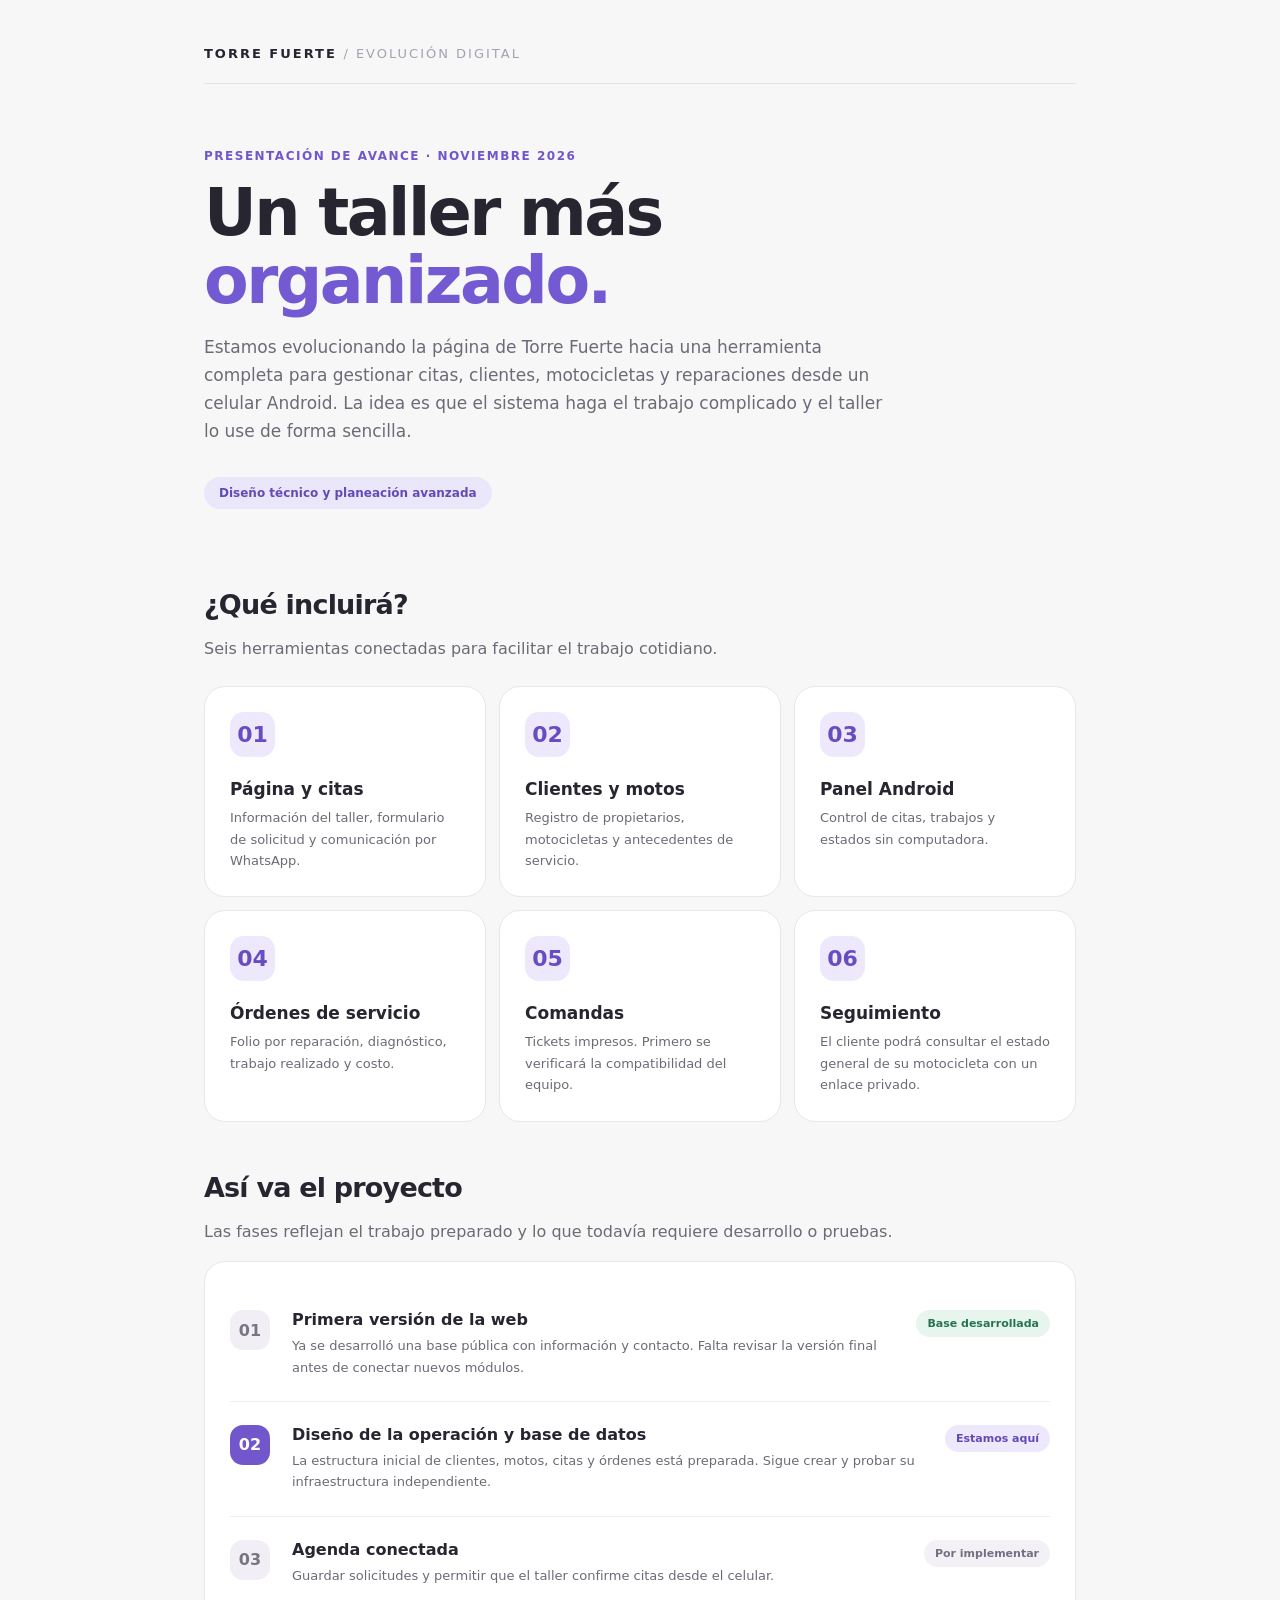
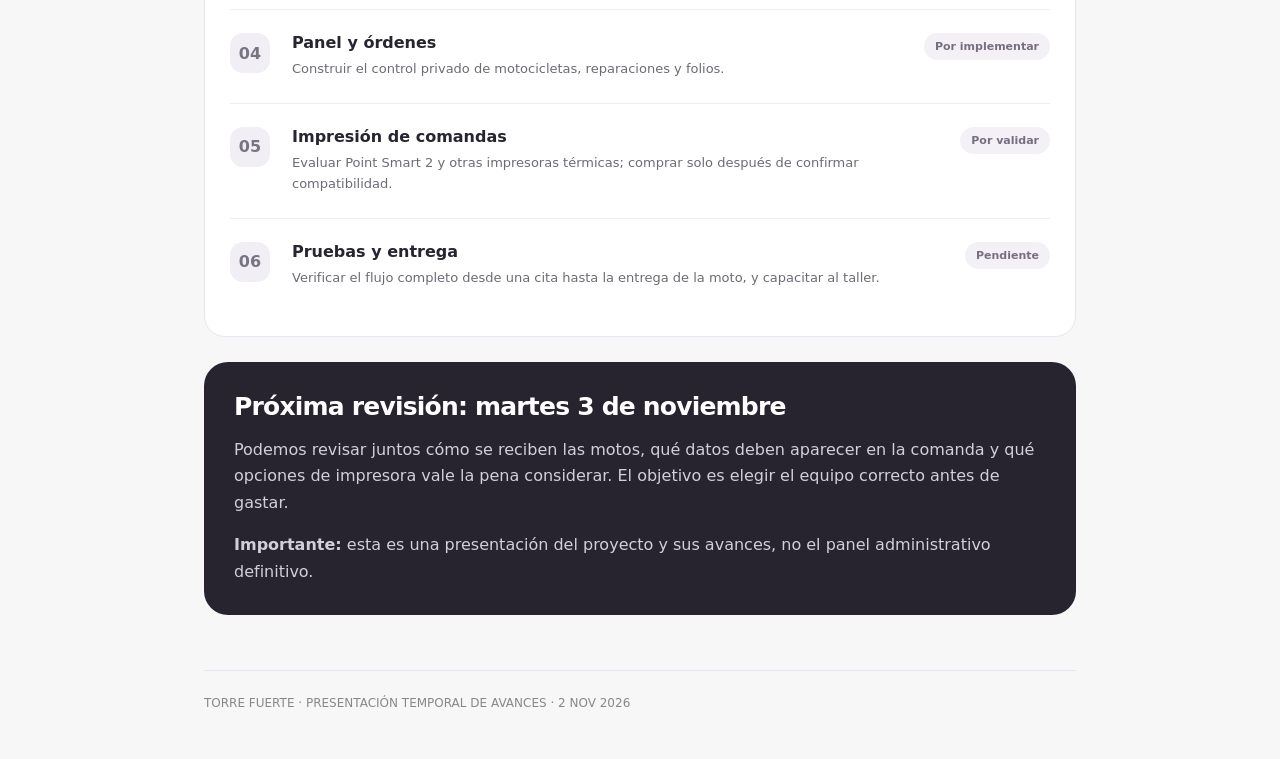
<file: seguimiento/index.html>
<!doctype html><html lang="es"><head><meta charset="utf-8"><meta name="viewport" content="width=device-width,initial-scale=1"><title>Torre Fuerte | Avance del proyecto</title><style>:root{font-family:system-ui,-apple-system,sans-serif;color:#262530;background:#f7f7f8}*{box-sizing:border-box}body{margin:0}main{max-width:920px;margin:auto;padding:24px}header{padding:22px 0;border-bottom:1px solid #e4e2e9;font-size:13px;font-weight:800;letter-spacing:2px}.top{padding:65px 0 30px}.ey{font-size:12px;color:#7157cb;font-weight:800;letter-spacing:1.5px}h1{font-size:clamp(38px,7vw,65px);letter-spacing:-2.5px;line-height:1.05;margin:16px 0}h1 span{color:#7359d2}p{color:#6d6a75;line-height:1.65}.lead{font-size:17px;max-width:680px}.tag{display:inline-block;border-radius:30px;background:#ebe7fa;color:#644ab8;padding:9px 15px;font-size:12px;font-weight:750;margin-top:15px}h2{font-size:27px;letter-spacing:-.8px;margin:50px 0 8px}.cards{display:grid;grid-template-columns:repeat(3,1fr);gap:13px;margin:24px 0}.card,.panel{background:white;border:1px solid #e8e6ed;border-radius:21px;padding:25px}.symbol{display:grid;place-items:center;background:#ede8fb;color:#684dc0;width:45px;height:45px;border-radius:14px;font-size:22px;font-weight:800}.card h3{font-size:17px;margin:22px 0 8px}.card p{font-size:13px;margin:0}.step{display:grid;grid-template-columns:46px 1fr auto;gap:16px;padding:23px 0;border-bottom:1px solid #efedf2}.step:last-child{border:0}.num{background:#f1eff5;width:40px;height:40px;border-radius:13px;display:grid;place-items:center;font-weight:800;color:#787482}.step.now .num{background:#7157cb;color:white}.step h3{font-size:16px;margin:0}.step p{font-size:13px;margin:6px 0 0}.state{font-size:11px;font-weight:800;color:#766e83;background:#f3f1f6;padding:7px 11px;border-radius:30px;height:max-content;white-space:nowrap}.state.active{color:#6249b5;background:#eee8fc}.state.done{color:#247453;background:#e8f5ee}.notice{background:#27242f;color:white;border-radius:24px;padding:30px;margin:25px 0}.notice h2{margin:0;font-size:25px}.notice p{color:#d3cfda}.foot{border-top:1px solid #e8e6ed;padding:25px 0;color:#888;font-size:12px;margin-top:55px}@media(max-width:700px){.cards{grid-template-columns:1fr}.top{padding-top:42px}.step{grid-template-columns:40px 1fr}.state{grid-column:2;justify-self:start}main{padding:18px}.card{padding:21px}}</style></head><body><main><header>TORRE FUERTE <span style="color:#a6a0b0;font-weight:500">/ EVOLUCIÓN DIGITAL</span></header><section class="top"><div class="ey">PRESENTACIÓN DE AVANCE · NOVIEMBRE 2026</div><h1>Un taller más <span>organizado.</span></h1><p class="lead">Estamos evolucionando la página de Torre Fuerte hacia una herramienta completa para gestionar citas, clientes, motocicletas y reparaciones desde un celular Android. La idea es que el sistema haga el trabajo complicado y el taller lo use de forma sencilla.</p><span class="tag">Diseño técnico y planeación avanzada</span></section><h2>¿Qué incluirá?</h2><p>Seis herramientas conectadas para facilitar el trabajo cotidiano.</p><div class="cards"><article class="card"><div class="symbol">01</div><h3>Página y citas</h3><p>Información del taller, formulario de solicitud y comunicación por WhatsApp.</p></article><article class="card"><div class="symbol">02</div><h3>Clientes y motos</h3><p>Registro de propietarios, motocicletas y antecedentes de servicio.</p></article><article class="card"><div class="symbol">03</div><h3>Panel Android</h3><p>Control de citas, trabajos y estados sin computadora.</p></article><article class="card"><div class="symbol">04</div><h3>Órdenes de servicio</h3><p>Folio por reparación, diagnóstico, trabajo realizado y costo.</p></article><article class="card"><div class="symbol">05</div><h3>Comandas</h3><p>Tickets impresos. Primero se verificará la compatibilidad del equipo.</p></article><article class="card"><div class="symbol">06</div><h3>Seguimiento</h3><p>El cliente podrá consultar el estado general de su motocicleta con un enlace privado.</p></article></div><h2>Así va el proyecto</h2><p>Las fases reflejan el trabajo preparado y lo que todavía requiere desarrollo o pruebas.</p><div class="panel"><div class="step"><div class="num">01</div><div><h3>Primera versión de la web</h3><p>Ya se desarrolló una base pública con información y contacto. Falta revisar la versión final antes de conectar nuevos módulos.</p></div><span class="state done">Base desarrollada</span></div><div class="step now"><div class="num">02</div><div><h3>Diseño de la operación y base de datos</h3><p>La estructura inicial de clientes, motos, citas y órdenes está preparada. Sigue crear y probar su infraestructura independiente.</p></div><span class="state active">Estamos aquí</span></div><div class="step"><div class="num">03</div><div><h3>Agenda conectada</h3><p>Guardar solicitudes y permitir que el taller confirme citas desde el celular.</p></div><span class="state">Por implementar</span></div><div class="step"><div class="num">04</div><div><h3>Panel y órdenes</h3><p>Construir el control privado de motocicletas, reparaciones y folios.</p></div><span class="state">Por implementar</span></div><div class="step"><div class="num">05</div><div><h3>Impresión de comandas</h3><p>Evaluar Point Smart 2 y otras impresoras térmicas; comprar solo después de confirmar compatibilidad.</p></div><span class="state">Por validar</span></div><div class="step"><div class="num">06</div><div><h3>Pruebas y entrega</h3><p>Verificar el flujo completo desde una cita hasta la entrega de la moto, y capacitar al taller.</p></div><span class="state">Pendiente</span></div></div><div class="notice"><h2>Próxima revisión: martes 3 de noviembre</h2><p>Podemos revisar juntos cómo se reciben las motos, qué datos deben aparecer en la comanda y qué opciones de impresora vale la pena considerar. El objetivo es elegir el equipo correcto antes de gastar.</p><p style="margin-bottom:0"><strong>Importante:</strong> esta es una presentación del proyecto y sus avances, no el panel administrativo definitivo.</p></div><div class="foot">TORRE FUERTE · PRESENTACIÓN TEMPORAL DE AVANCES · 2 NOV 2026</div></main></body></html>
</file>
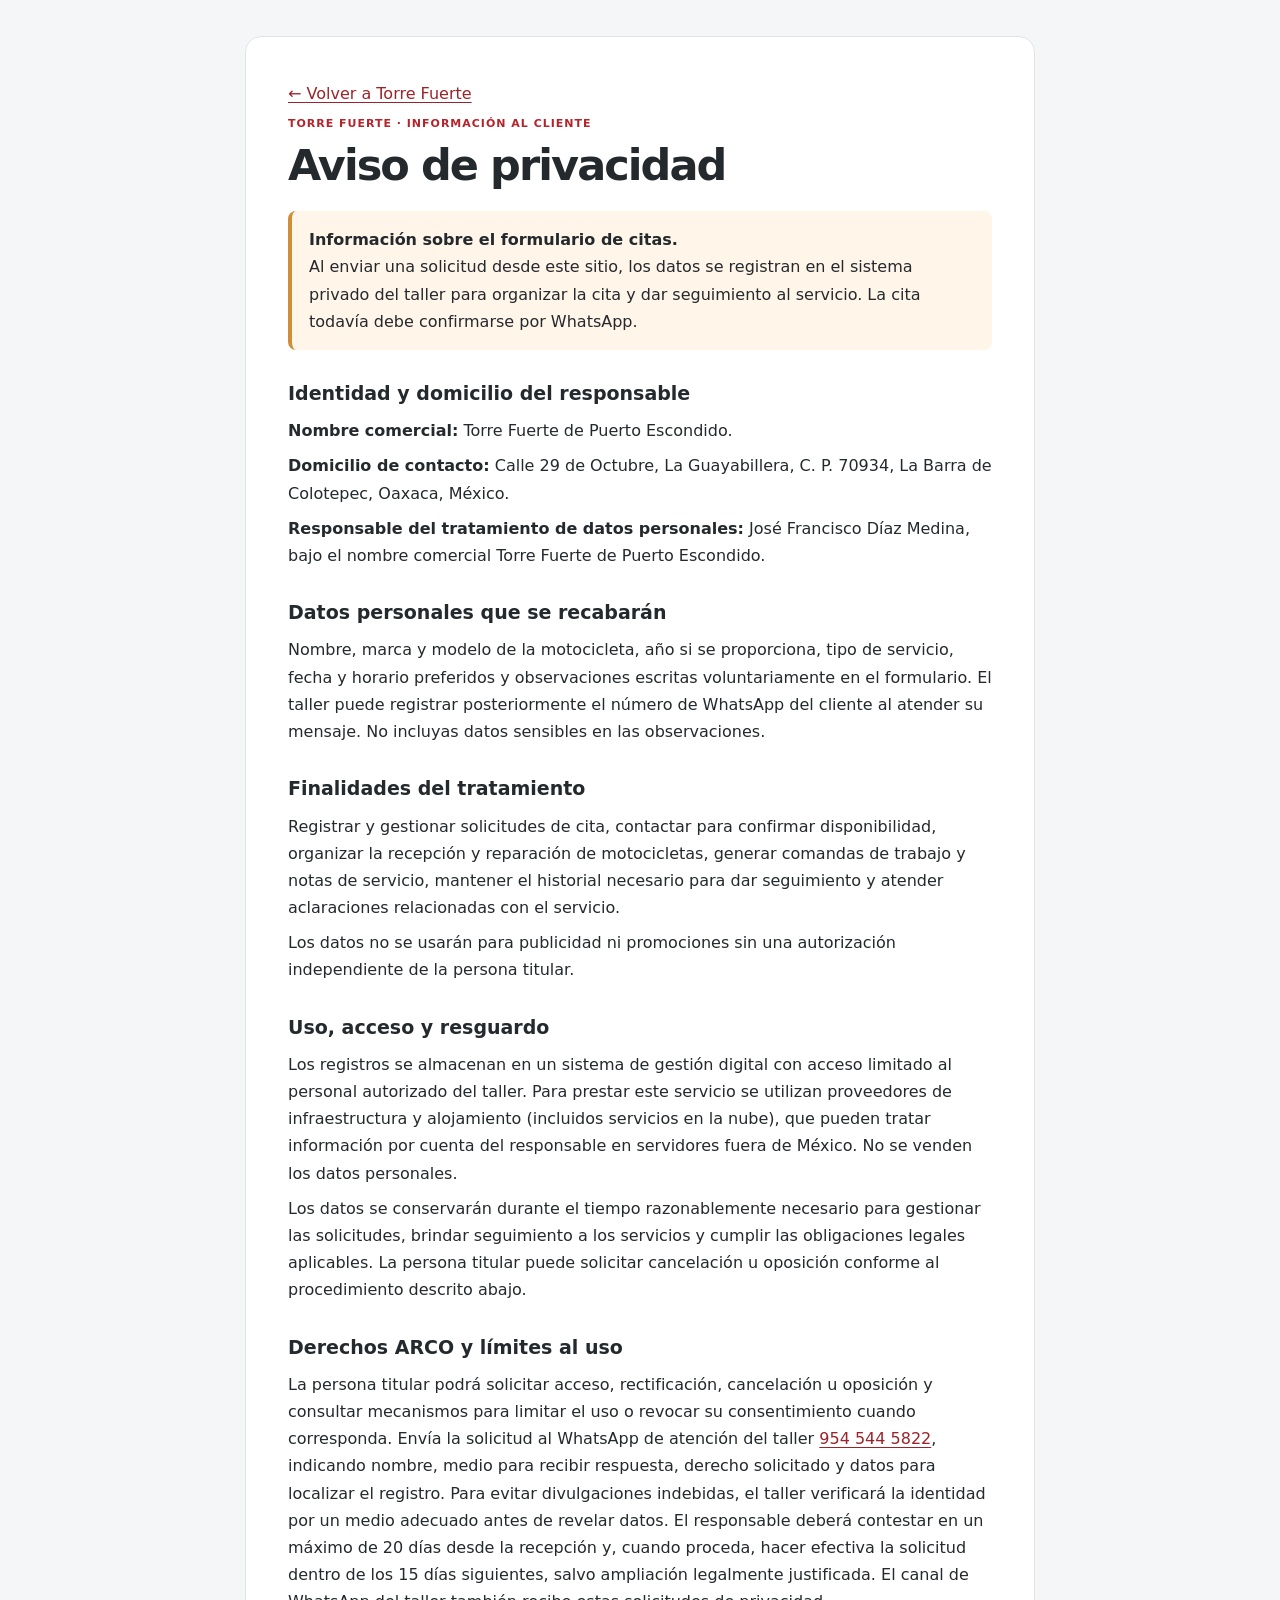
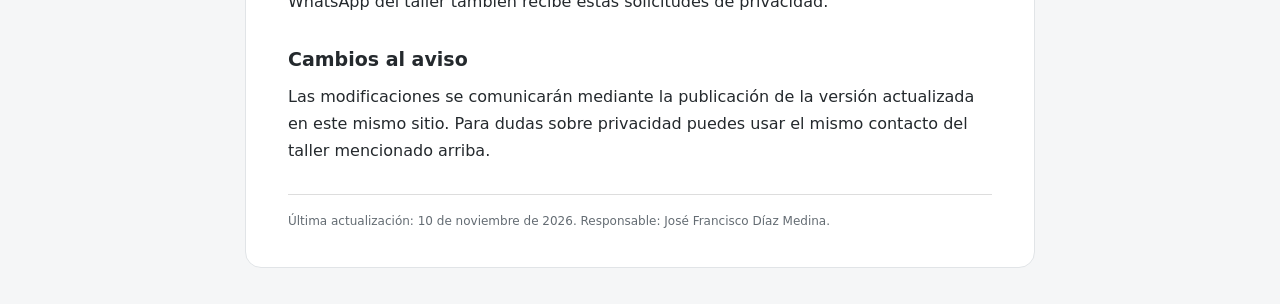
<file: aviso-privacidad.html>
<!doctype html>
<html lang="es-MX">
<head>
<meta charset="utf-8">
<meta name="viewport" content="width=device-width,initial-scale=1">
<meta name="robots" content="index,follow">
<title>Aviso de privacidad · Torre Fuerte de Puerto Escondido</title>
<style>
:root{font:16px/1.7 system-ui,-apple-system,BlinkMacSystemFont,"Segoe UI",sans-serif;color:#24292d;background:#f5f6f7}
*{box-sizing:border-box}body{margin:0}main{max-width:790px;margin:36px auto;padding:35px 42px;background:#fff;border:1px solid #e1e4e7;border-radius:16px}
h1{font-size:clamp(29px,5vw,43px);letter-spacing:-.045em;line-height:1.1;margin:8px 0 18px}h2{font-size:19px;margin:27px 0 7px}p{margin:8px 0}a{color:#9c2329;text-decoration:underline;text-underline-offset:3px}
.tag{font-size:11px;color:#b5242b;letter-spacing:.09em;font-weight:850}.warn{background:#fff5e9;border-left:4px solid #ce8f38;padding:15px 17px;border-radius:8px;margin:22px 0}.warn strong{display:block}
dl{display:grid;gap:9px}dt{font-weight:750}dd{margin:0;color:#525b65}
footer{border-top:1px solid #ddd;padding-top:16px;margin-top:30px;color:#646c73;font-size:12px}
@media(max-width:760px){main{margin:8px;padding:20px 17px}}
</style>
</head>
<body><main>
<p><a href="./">← Volver a Torre Fuerte</a></p>
<p class="tag">TORRE FUERTE · INFORMACIÓN AL CLIENTE</p>
<h1>Aviso de privacidad</h1>
<div class="warn"><strong>Información sobre el formulario de citas.</strong>
Al enviar una solicitud desde este sitio, los datos se registran en el sistema privado del taller para organizar la cita y dar seguimiento al servicio. La cita todavía debe confirmarse por WhatsApp.</div>
<h2>Identidad y domicilio del responsable</h2>
<p><strong>Nombre comercial:</strong> Torre Fuerte de Puerto Escondido.</p>
<p><strong>Domicilio de contacto:</strong> Calle 29 de Octubre, La Guayabillera, C. P. 70934, La Barra de Colotepec, Oaxaca, México.</p>
<p><strong>Responsable del tratamiento de datos personales:</strong> José Francisco Díaz Medina, bajo el nombre comercial Torre Fuerte de Puerto Escondido.</p>
<h2>Datos personales que se recabarán</h2>
<p>Nombre, marca y modelo de la motocicleta, año si se proporciona, tipo de servicio, fecha y horario preferidos y observaciones escritas voluntariamente en el formulario. El taller puede registrar posteriormente el número de WhatsApp del cliente al atender su mensaje. No incluyas datos sensibles en las observaciones.</p>
<h2>Finalidades del tratamiento</h2>
<p>Registrar y gestionar solicitudes de cita, contactar para confirmar disponibilidad, organizar la recepción y reparación de motocicletas, generar comandas de trabajo y notas de servicio, mantener el historial necesario para dar seguimiento y atender aclaraciones relacionadas con el servicio.</p>
<p>Los datos no se usarán para publicidad ni promociones sin una autorización independiente de la persona titular.</p>
<h2>Uso, acceso y resguardo</h2>
<p>Los registros se almacenan en un sistema de gestión digital con acceso limitado al personal autorizado del taller. Para prestar este servicio se utilizan proveedores de infraestructura y alojamiento (incluidos servicios en la nube), que pueden tratar información por cuenta del responsable en servidores fuera de México. No se venden los datos personales.</p>
<p>Los datos se conservarán durante el tiempo razonablemente necesario para gestionar las solicitudes, brindar seguimiento a los servicios y cumplir las obligaciones legales aplicables. La persona titular puede solicitar cancelación u oposición conforme al procedimiento descrito abajo.</p>
<h2>Derechos ARCO y límites al uso</h2>
<p>La persona titular podrá solicitar acceso, rectificación, cancelación u oposición y consultar mecanismos para limitar el uso o revocar su consentimiento cuando corresponda. Envía la solicitud al WhatsApp de atención del taller <a href="https://wa.me/529545445822">954 544 5822</a>, indicando nombre, medio para recibir respuesta, derecho solicitado y datos para localizar el registro. Para evitar divulgaciones indebidas, el taller verificará la identidad por un medio adecuado antes de revelar datos. El responsable deberá contestar en un máximo de 20 días desde la recepción y, cuando proceda, hacer efectiva la solicitud dentro de los 15 días siguientes, salvo ampliación legalmente justificada. El canal de WhatsApp del taller también recibe estas solicitudes de privacidad.</p>
<h2>Cambios al aviso</h2>
<p>Las modificaciones se comunicarán mediante la publicación de la versión actualizada en este mismo sitio. Para dudas sobre privacidad puedes usar el mismo contacto del taller mencionado arriba.</p>
<footer>Última actualización: 10 de noviembre de 2026. Responsable: José Francisco Díaz Medina.</footer>
</main></body></html>
</file>
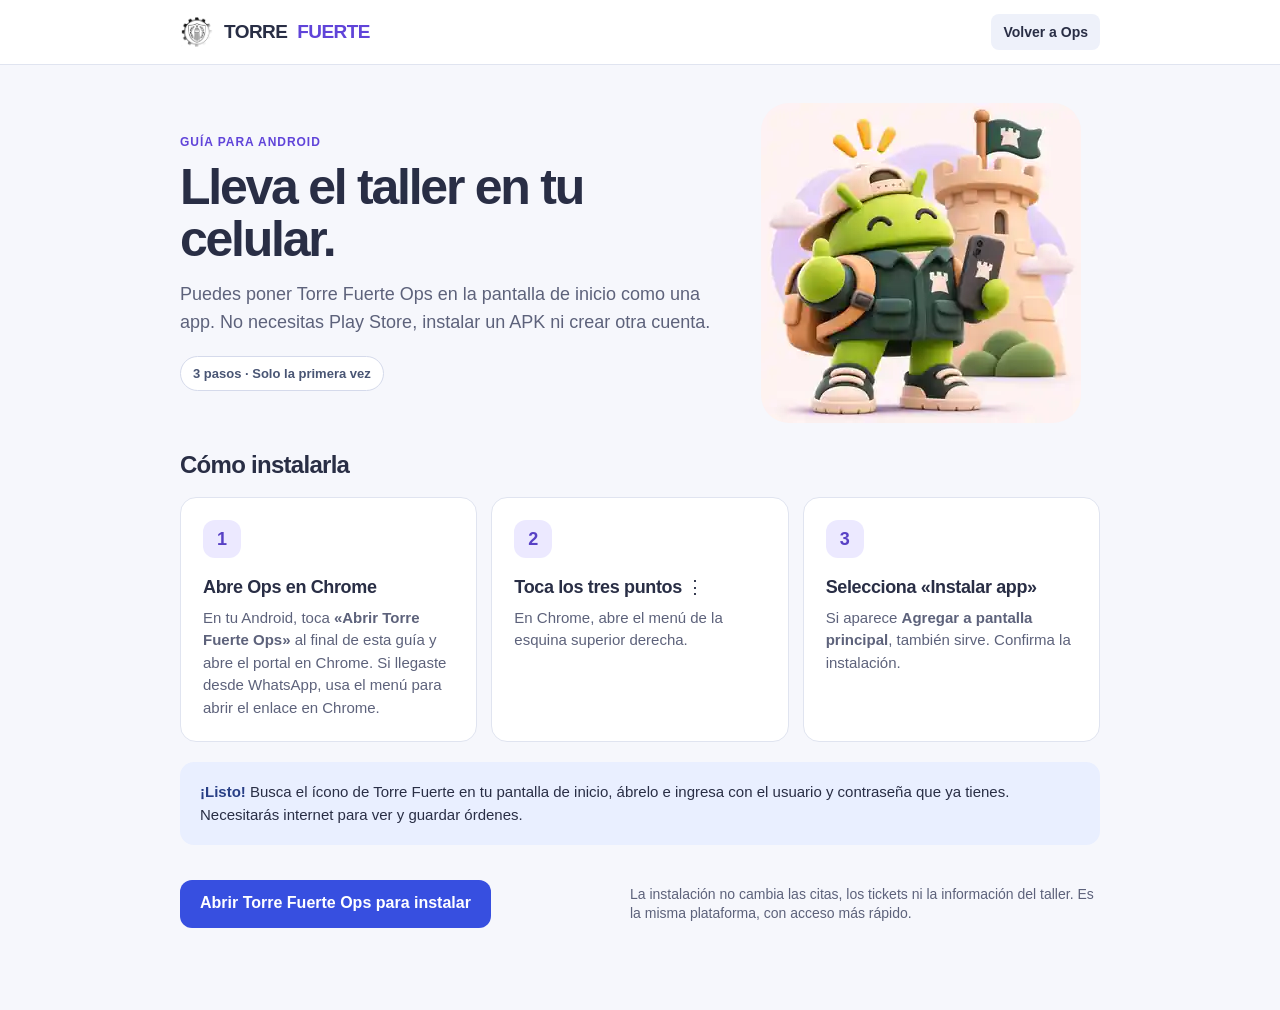
<file: operacion/instalar.html>
<!doctype html>
<html lang="es-MX">
<head>
  <meta charset="utf-8">
  <meta name="viewport" content="width=device-width,initial-scale=1">
  <meta name="theme-color" content="#f6f7fc">
  <meta name="robots" content="noindex,nofollow">
  <title>Cómo instalar Torre Fuerte Ops en Android</title>
  <link rel="icon" href="../assets/emblema-mono.png">
  <style>
    :root{font-family:-apple-system,BlinkMacSystemFont,"Segoe UI",Arial,sans-serif;font-size:16px;color:#292e45;background:#f6f7fc;font-synthesis:none}
    *{box-sizing:border-box}
    body{margin:0}
    a{color:inherit}
    .top{background:white;border-bottom:1px solid #e0e4f0}
    .top-inner{max-width:960px;margin:auto;padding:14px 20px;display:flex;align-items:center;justify-content:space-between;gap:12px}
    .brand{display:flex;align-items:center;gap:10px;font-weight:850;letter-spacing:-.03em;font-size:19px}
    .brand img{width:34px;height:34px;object-fit:contain}
    .brand span{color:#6044d9}
    .back{font-size:14px;font-weight:600;text-decoration:none;padding:10px 12px;border-radius:8px;background:#eef1fa}
    .back:focus-visible,.action:focus-visible{outline:3px solid #315be8;outline-offset:3px}
    main{max-width:960px;margin:0 auto;padding:38px 20px 72px}
    .hero{display:grid;grid-template-columns:minmax(0,1.2fr) minmax(220px,.8fr);gap:24px;align-items:center}
    .eyebrow{color:#6044d9;font-weight:750;letter-spacing:.08em;text-transform:uppercase;font-size:12px;margin:0 0 12px}
    h1{font-size:clamp(32px,5vw,50px);letter-spacing:-.045em;line-height:1.04;margin:0 0 16px}
    .lead{font-size:18px;color:#5d627b;line-height:1.55;max-width:540px;margin:0 0 20px}
    .pill{display:inline-flex;padding:9px 12px;border:1px solid #d5daeb;border-radius:99px;font-weight:650;font-size:13px;color:#495574;background:#fff}
    .hero-art{margin:0;display:flex;justify-content:center}
    .hero-art img{display:block;width:min(100%,320px);aspect-ratio:1;object-fit:contain;border-radius:28px}
    .steps{margin-top:28px}
    h2{font-size:24px;letter-spacing:-.03em;margin:0 0 18px}
    .step-grid{display:grid;grid-template-columns:repeat(3,minmax(0,1fr));gap:14px}
    .step{background:#fff;border:1px solid #e0e4f0;border-radius:16px;padding:22px;min-height:192px}
    .number{display:grid;place-items:center;width:38px;height:38px;border-radius:12px;background:#ece9ff;color:#5841c5;font-weight:800;font-size:18px;margin-bottom:18px}
    h3{font-size:18px;letter-spacing:-.02em;line-height:1.25;margin:0 0 8px}
    .step p{color:#5d627b;font-size:15px;line-height:1.5;margin:0}
    .note{background:#e9efff;border-radius:14px;padding:18px 20px;margin-top:20px;font-size:15px;line-height:1.55}
    .note strong{color:#283f86}
    .bottom{display:flex;align-items:center;justify-content:space-between;flex-wrap:wrap;gap:14px;margin-top:26px}
    .action{display:inline-block;padding:14px 20px;text-decoration:none;color:white;background:#374fe0;border-radius:12px;font-weight:750;min-height:48px}
    .fine{font-size:14px;color:#5d627b;max-width:470px;line-height:1.4}
    @media(max-width:620px){
      main{padding:26px 16px 48px}
      .top-inner{padding-inline:16px}
      .brand{font-size:16px}
      .hero{grid-template-columns:1fr;gap:4px}
      .hero-art img{width:min(65vw,240px)}
      .hero-art{order:-1}
      .lead{font-size:16px}
      .step-grid{grid-template-columns:1fr;gap:10px}
      .step{min-height:0;padding:17px;display:grid;grid-template-columns:38px 1fr;column-gap:14px;row-gap:6px}
      .step .number{grid-row:1/3;margin:0}
      .step h3{align-self:end}
      .bottom{align-items:stretch}
      .action{width:100%;text-align:center}
    }
  </style>
</head>
<body>
  <header class="top">
    <div class="top-inner">
      <div class="brand"><img src="../assets/emblema-mono.png" width="34" height="34" alt=""> TORRE <span>FUERTE</span></div>
      <a class="back" href="./">Volver a Ops</a>
    </div>
  </header>
  <main>
    <div class="hero">
      <div>
        <p class="eyebrow">Guía para Android</p>
        <h1>Lleva el taller en tu celular.</h1>
        <p class="lead">Puedes poner Torre Fuerte Ops en la pantalla de inicio como una app. No necesitas Play Store, instalar un APK ni crear otra cuenta.</p>
        <span class="pill">3 pasos · Solo la primera vez</span>
      </div>
      <figure class="hero-art">
        <img src="./images/torre-fuerte-android-install.webp" width="320" height="320" alt="Mascota de Android con uniforme de Torre Fuerte, teléfono y un castillo">
      </figure>
    </div>
    <section class="steps" aria-labelledby="steps-title">
      <h2 id="steps-title">Cómo instalarla</h2>
      <div class="step-grid">
        <article class="step">
          <div class="number">1</div>
          <h3>Abre Ops en Chrome</h3>
          <p>En tu Android, toca <strong>«Abrir Torre Fuerte Ops»</strong> al final de esta guía y abre el portal en Chrome. Si llegaste desde WhatsApp, usa el menú para abrir el enlace en Chrome.</p>
        </article>
        <article class="step">
          <div class="number">2</div>
          <h3>Toca los tres puntos ⋮</h3>
          <p>En Chrome, abre el menú de la esquina superior derecha.</p>
        </article>
        <article class="step">
          <div class="number">3</div>
          <h3>Selecciona «Instalar app»</h3>
          <p>Si aparece <strong>Agregar a pantalla principal</strong>, también sirve. Confirma la instalación.</p>
        </article>
      </div>
      <div class="note"><strong>¡Listo!</strong> Busca el ícono de Torre Fuerte en tu pantalla de inicio, ábrelo e ingresa con el usuario y contraseña que ya tienes. Necesitarás internet para ver y guardar órdenes.</div>
      <div class="bottom">
        <a class="action" href="./">Abrir Torre Fuerte Ops para instalar</a>
        <p class="fine">La instalación no cambia las citas, los tickets ni la información del taller. Es la misma plataforma, con acceso más rápido.</p>
      </div>
    </section>
  </main>
</body>
</html>
</file>
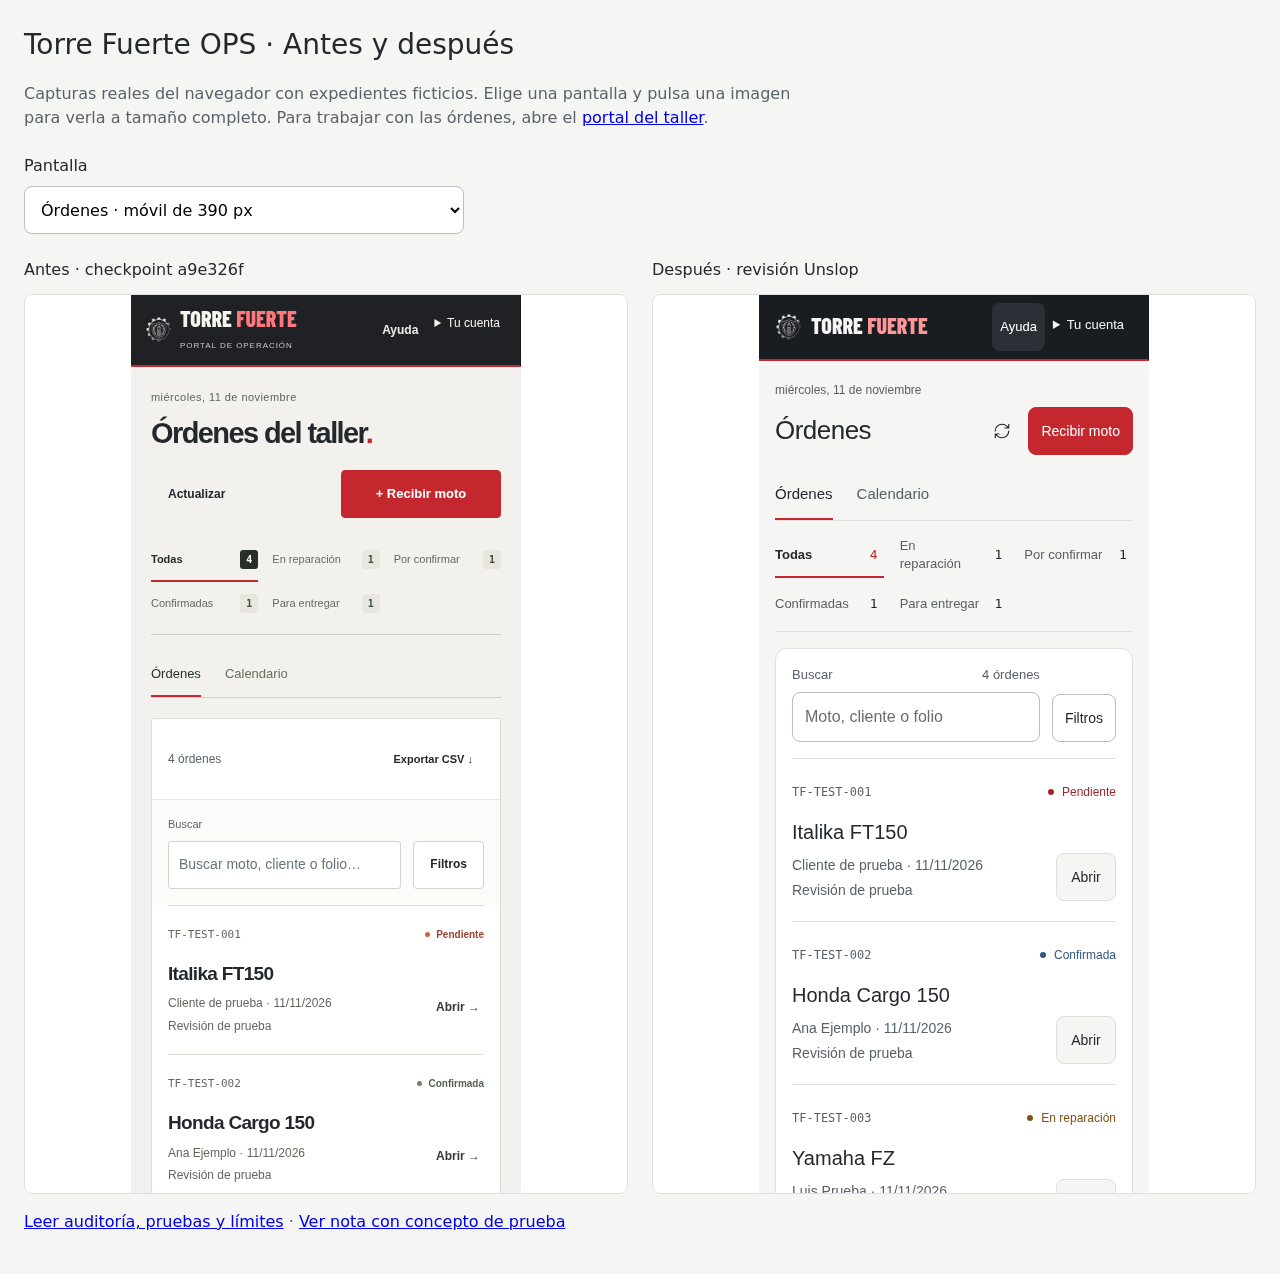
<file: docs/qa/unslop/review.html>
<!doctype html>
<html lang="es-MX">
  <head>
    <meta charset="utf-8" />
    <meta name="viewport" content="width=device-width,initial-scale=1" />
    <meta name="robots" content="noindex,nofollow" />
    <title>Torre Fuerte OPS · Antes y después</title>
    <style>
      * {
        box-sizing: border-box;
      }
      body {
        margin: 0;
        padding: 24px;
        background: #f5f5f3;
        color: #24282d;
        font:
          16px/1.5 system-ui,
          sans-serif;
      }
      main {
        max-width: 1500px;
        margin: auto;
      }
      h1 {
        margin: 0 0 8px;
        font-size: 28px;
        font-weight: 500;
      }
      p {
        color: #596168;
        max-width: 800px;
      }
      label {
        display: grid;
        gap: 8px;
        max-width: 440px;
        margin-block: 24px;
      }
      select {
        min-height: 48px;
        padding: 12px;
        font: inherit;
        border: 1px solid #b9bec2;
        border-radius: 8px;
        background: white;
      }
      .comparison {
        display: grid;
        grid-template-columns: repeat(2, minmax(0, 1fr));
        gap: 24px;
        align-items: start;
      }
      figure {
        margin: 0;
        min-width: 0;
      }
      figcaption {
        margin-bottom: 12px;
        font-weight: 500;
      }
      figure a {
        display: block;
        max-height: 900px;
        overflow: auto;
        border: 1px solid #dedfdf;
        background: white;
        border-radius: 8px;
      }
      img {
        display: block;
        max-width: 100%;
        height: auto;
        margin: auto;
      }
      :focus-visible {
        outline: 3px solid #c5272e;
        outline-offset: 4px;
      }
      @media (max-width: 700px) {
        body {
          padding: 16px;
        }
        .comparison {
          gap: 12px;
        }
        figcaption {
          font-size: 14px;
        }
      }
    </style>
  </head>
  <body>
    <main>
      <h1>Torre Fuerte OPS · Antes y después</h1>
      <p>
        Capturas reales del navegador con expedientes ficticios. Elige una
        pantalla y pulsa una imagen para verla a tamaño completo. Para trabajar
        con las órdenes, abre el
        <a href="../../../operacion/">portal del taller</a>.
      </p>
      <label
        >Pantalla
        <select id="screen">
          <option value="orders-390">Órdenes · móvil de 390 px</option>
          <option value="orders-320">Órdenes · móvil de 320 px</option>
          <option value="orders-768">Órdenes · tablet de 768 px</option>
          <option value="orders-1440">Órdenes · escritorio de 1440 px</option>
          <option value="detail-390">Detalle de orden · 390 px</option>
          <option value="documents-390">Documentos · 390 px</option>
          <option value="calendar-390">Calendario · 390 px</option>
          <option value="login-320">Acceso · 320 px</option>
        </select>
      </label>
      <div class="comparison">
        <figure>
          <figcaption>Antes · checkpoint a9e326f</figcaption>
          <a id="beforeLink" href="before/orders-390.png"
            ><img
              id="before"
              src="before/orders-390.png"
              alt="Órdenes de prueba, antes de la intervención"
          /></a>
        </figure>
        <figure>
          <figcaption>Después · revisión Unslop</figcaption>
          <a id="afterLink" href="after/orders-390.png"
            ><img
              id="after"
              src="after/orders-390.png"
              alt="Órdenes de prueba, después de la intervención"
          /></a>
        </figure>
      </div>
      <p>
        <a href="../../torre-fuerte-ops-audit.md"
          >Leer auditoría, pruebas y límites</a
        >
        ·
        <a href="after/note-example-390.png">Ver nota con concepto de prueba</a>
      </p>
    </main>
    <script>
      document.getElementById("screen").addEventListener("change", (event) => {
        for (const phase of ["before", "after"]) {
          const source = phase + "/" + event.target.value + ".png";
          document.getElementById(phase).src = source;
          document.getElementById(phase).alt =
            event.target.selectedOptions[0].textContent +
            " · " +
            (phase === "before" ? "antes" : "después") +
            " · datos ficticios";
          document.getElementById(phase + "Link").href = source;
        }
      });
    </script>
  </body>
</html>
</file>
<file: assets/ui-interactions.css>
/* Torre Fuerte: interacción compartida. CSS nativo; sin gestores de estado. */
:root {
  --motion-press: 120ms;
  --motion-feedback: 160ms;
  --motion-open: 220ms;
  --motion-ease: cubic-bezier(0.22, 1, 0.36, 1);
  --learn-shift: 2px;
  --learn-spread: 8deg;
  --learn-in: 220ms;
  --learn-out: 180ms;
  --learn-ease: var(--motion-ease);
}
::selection {
  background: #c5272e;
  color: #fff;
}
:where(input, textarea) {
  caret-color: var(--red, #c5272e);
}
:where(button, a, input, select, textarea, summary) {
  touch-action: manipulation;
}
:where(h1, h2, h3) {
  text-wrap: balance;
}
:where(.btn, .nav-btn, .form-submit, button.primary) {
  position: relative;
  isolation: isolate;
  overflow: hidden;
  transition:
    background-color var(--motion-feedback) var(--motion-ease),
    border-color var(--motion-feedback) var(--motion-ease),
    color var(--motion-feedback) var(--motion-ease),
    transform var(--motion-press) var(--motion-ease);
}
:where(.btn, .nav-btn, .form-submit, button.primary):active:not(:disabled) {
  transform: translateY(1px) scale(0.985);
}
:where(.btn-red, .nav-btn, .form-submit, button.primary)::after {
  content: "";
  position: absolute;
  z-index: -1;
  pointer-events: none;
  inset: -30% auto -30% -65%;
  width: 45%;
  background: linear-gradient(
    105deg,
    transparent 15%,
    #fff2 50%,
    transparent 85%
  );
  transform: translateX(0);
  opacity: 0;
}
@media (hover: hover) and (pointer: fine) {
  :where(.btn-red, .nav-btn, .form-submit, button.primary):hover::after {
    animation: tf-reflection 280ms var(--motion-ease) both;
  }
}
@keyframes tf-reflection {
  0% {
    opacity: 0;
    transform: translateX(0);
  }
  20% {
    opacity: 1;
  }
  100% {
    opacity: 0;
    transform: translateX(430%);
  }
}
@keyframes tf-surface-in {
  from {
    opacity: 0.8;
    transform: translateY(6px) scale(0.995);
  }
  to {
    opacity: 1;
    transform: translateY(0) scale(1);
  }
}
@keyframes tf-menu-in {
  from {
    opacity: 0.7;
    transform: translateY(4px) scale(0.985);
  }
  to {
    opacity: 1;
    transform: translateY(0) scale(1);
  }
}
@keyframes tf-feedback-in {
  from {
    opacity: 0.5;
    transform: translateY(3px);
  }
  to {
    opacity: 1;
    transform: translateY(0);
  }
}
@keyframes tf-refresh {
  to {
    transform: rotate(360deg);
  }
}
:where(dialog[open]) {
  animation: tf-surface-in var(--motion-open) var(--motion-ease);
}
:where(.account-menu[open] > div, .mobile-menu:not([hidden])) {
  animation: tf-menu-in var(--motion-open) var(--motion-ease);
  transform-origin: top right;
}
:where(
  .inline-feedback:not([hidden]),
  #statusMessage.alert,
  #booking-feedback:not(:empty)
) {
  animation: tf-feedback-in var(--motion-feedback) var(--motion-ease);
}
#refresh:disabled .icon {
  animation: tf-refresh 900ms linear infinite;
}
:where(input, select, textarea)[aria-invalid="true"] {
  border-color: #a5272e;
}
:where(input, select, textarea):user-invalid {
  border-color: #a5272e;
}
/* Learn more hover: transitions.dev / Jakub Antalik.
   CSS original; tiempos ajustados mediante sus variables. Licencia en vendor/transitions-LICENSE.txt. */
.t-learn-chevron {
  display: inline-flex;
  transform: translateX(0);
  transition: transform var(--learn-out) var(--learn-ease);
}
.t-learn-arm {
  transform-box: view-box;
  transform-origin: 10px 8px;
  vector-effect: non-scaling-stroke;
  transition: transform var(--learn-out) var(--learn-ease);
}
.t-learn:hover .t-learn-chevron {
  transform: translateX(var(--learn-shift));
  transition-duration: var(--learn-in);
}
.t-learn:hover .t-learn-arm {
  transition-duration: var(--learn-in);
}
.t-learn:hover .t-learn-arm-top {
  transform: rotate(var(--learn-spread));
}
.t-learn:hover .t-learn-arm-bot {
  transform: rotate(calc(var(--learn-spread) * -1));
}

@media (prefers-reduced-motion: reduce) {
  .t-learn-chevron,
  .t-learn-arm {
    transition: none !important;
  }
}

.t-learn-chevron svg {
  width: 18px;
  height: 18px;
  fill: none;
  stroke: currentColor;
  stroke-width: 1.5;
  stroke-linecap: round;
}
@media (hover: none) {
  .t-learn:hover .t-learn-chevron,
  .t-learn:hover .t-learn-arm {
    transform: none;
  }
}
@media (prefers-reduced-motion: reduce) {
  :where(.btn, .nav-btn, .form-submit, button.primary) {
    transform: none !important;
    transition: none !important;
  }
  :where(.btn-red, .nav-btn, .form-submit, button.primary)::after {
    display: none;
  }
  dialog[open],
  .account-menu[open] > div,
  .mobile-menu:not([hidden]),
  .inline-feedback:not([hidden]),
  #statusMessage.alert,
  #booking-feedback:not(:empty),
  #refresh:disabled .icon {
    animation: none !important;
  }
}
</file>
